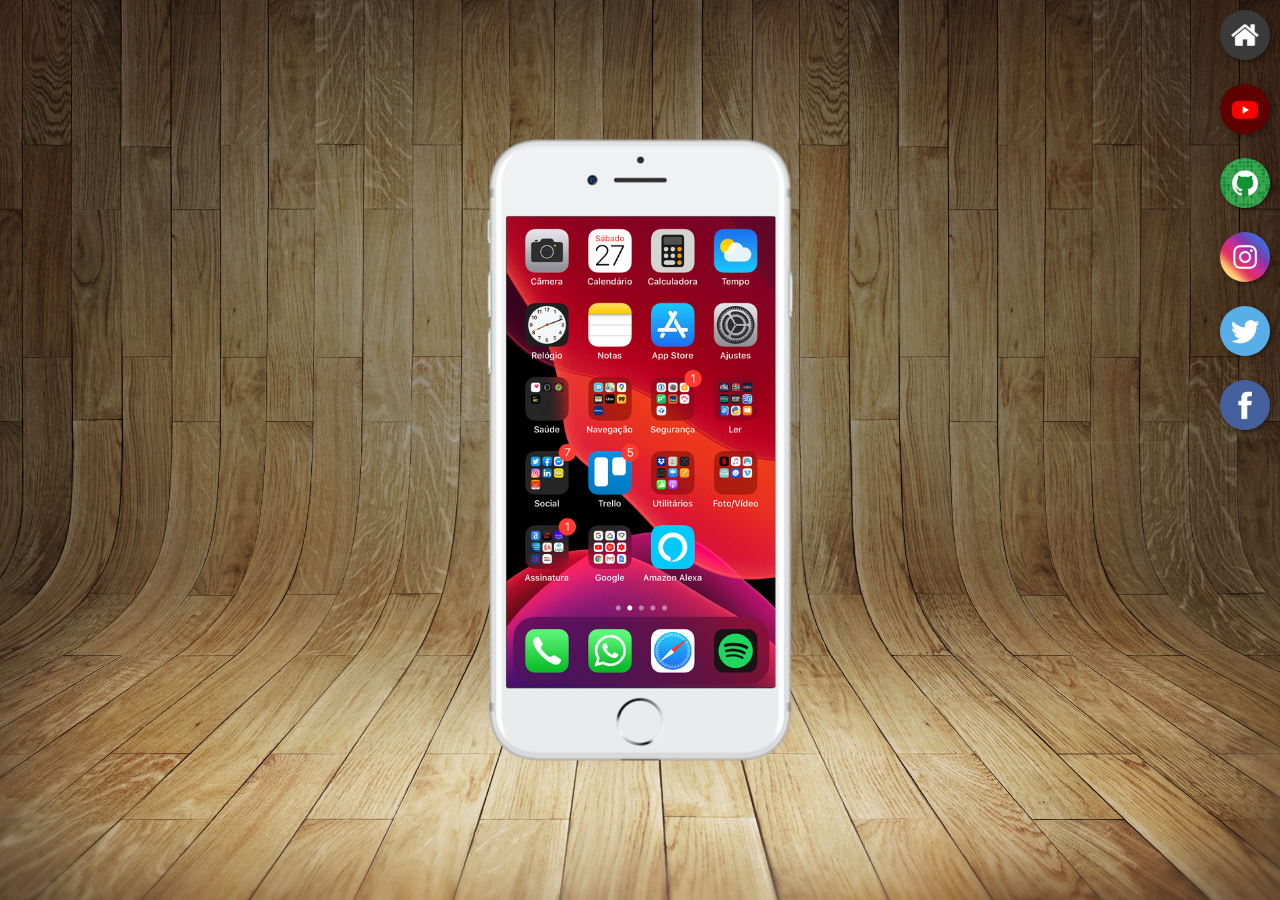
<file: index.html>
<!DOCTYPE html>
<html lang="pt-br">
<head>
    <meta charset="UTF-8">
    <meta http-equiv="X-UA-Compatible" content="IE=edge">
    <meta name="viewport" content="width=device-width, initial-scale=1.0">
    <title>Projectos redes Sociais</title>
    <link rel="shortcut icon" href="favicon.ico" type="image/x-icon">
    <link rel="stylesheet" href="estilos/style.css">
</head>
<body>
    <main>
        <section id="telefone">
            <iframe src="home.html" name="tela" id="tela" frameborder="0" scolling: no;>
                Seu navegador nao e compativer com isso
            </iframe>
        </section>

        <section id="redes-sociais">
            <a href="home.html" target="tela"><img src="imagens/logo-home.jpg" alt=""></a><br>

            <a href="youtube.html" target="tela"><img src="imagens/logo-youtube.jpg" alt="Youtube"></a><br>

            <a href="github.html" target="tela"><img src="imagens/logo-github.jpg" alt="GitHub"></a><br>

            <a href="instagram.html" target="tela"><img src="imagens/logo-instagram.jpg" alt=""></a><br>

            <a href="twitter.html" target="tela"><img src="imagens/logo-twitter.jpg" alt=""></a><br>
            
            <a href="facebbok.html" target="tela"><img src="imagens/logo-facebook.jpg" alt=""></a>
        </section>
    </main>
</body>
</html>
</file>
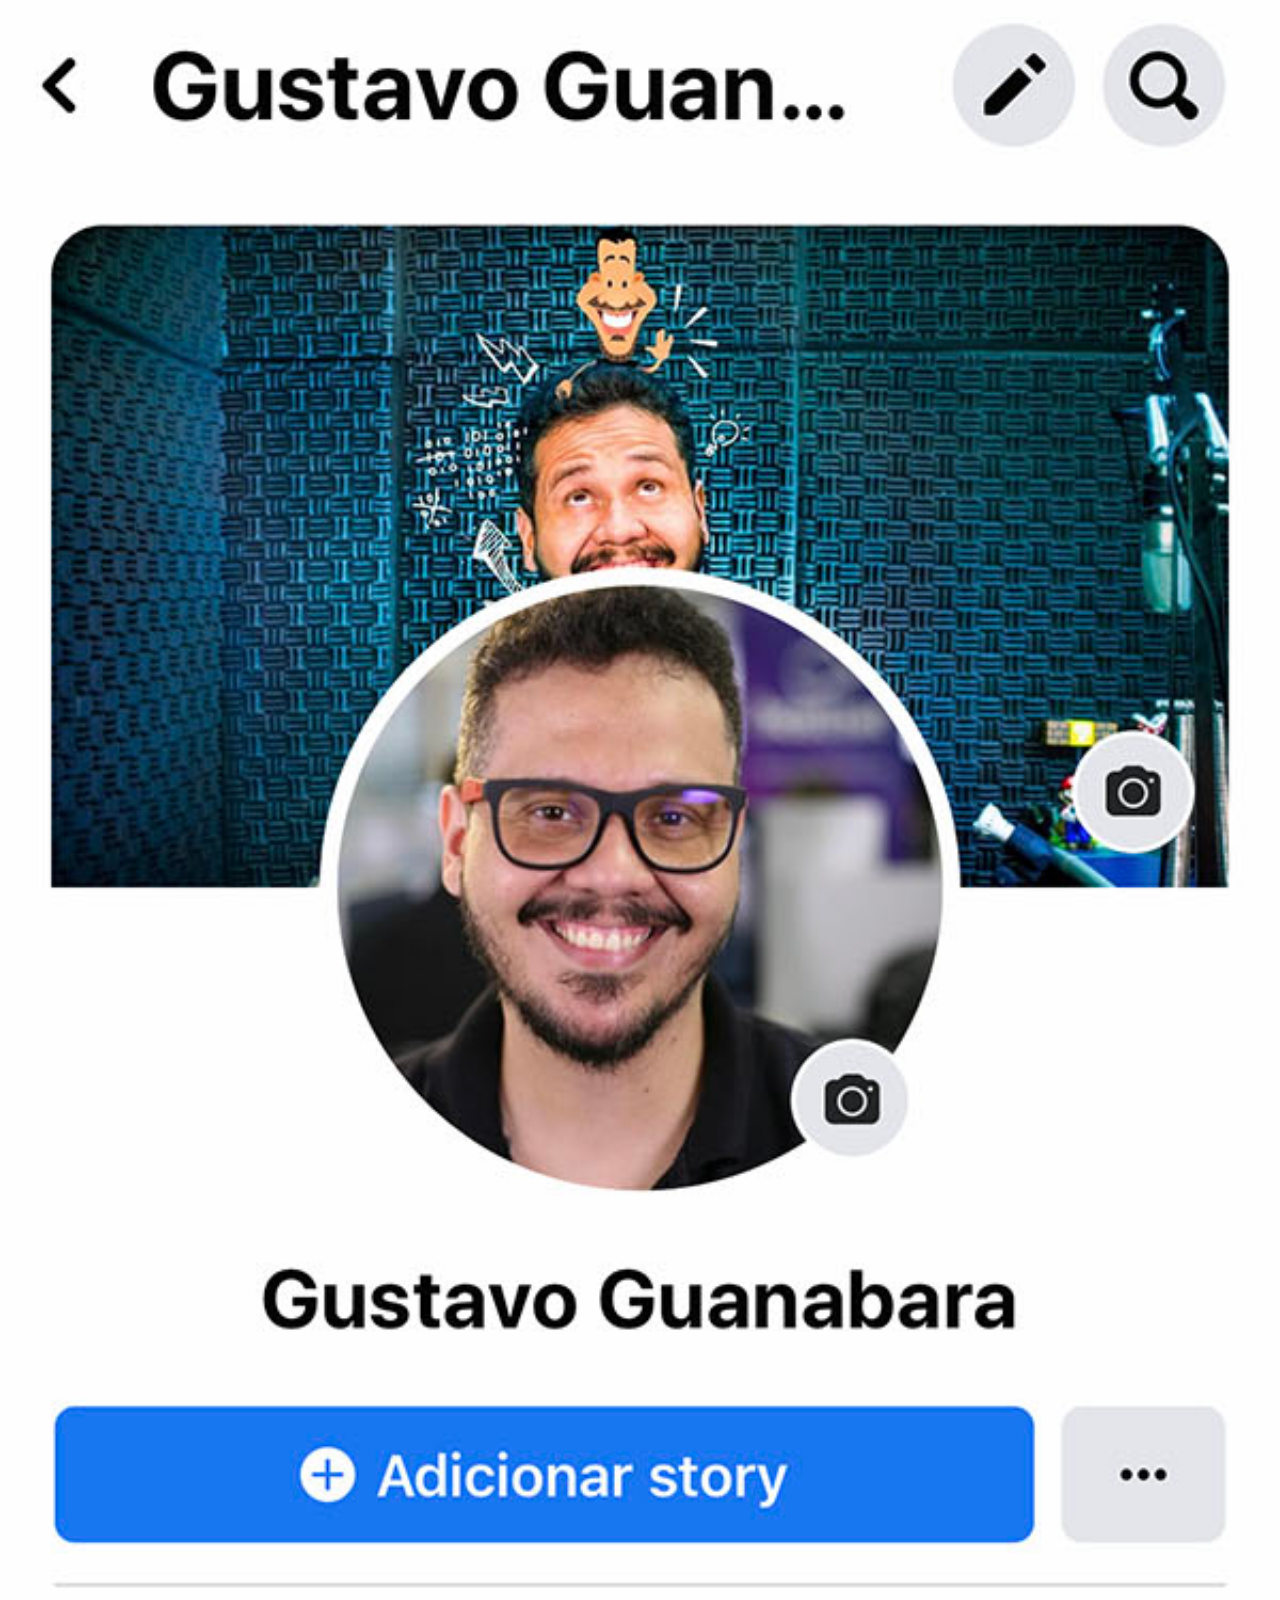
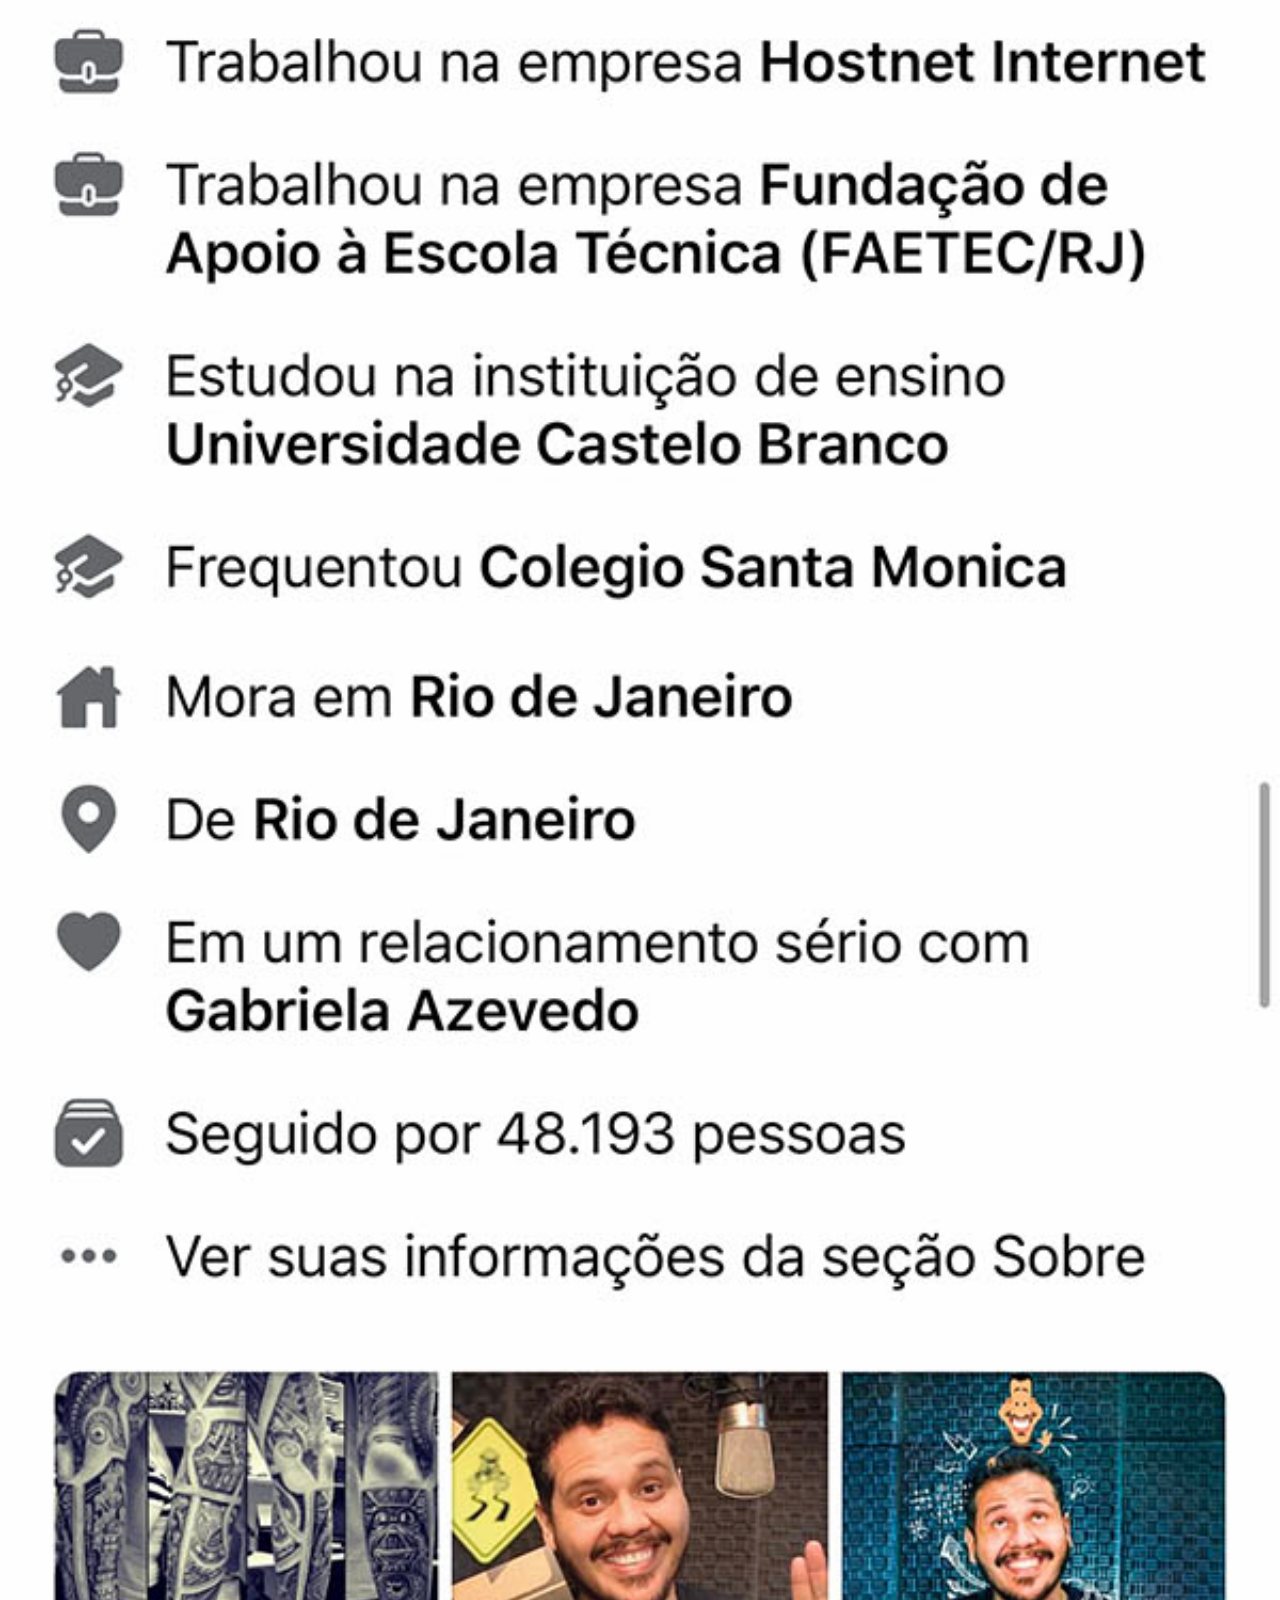
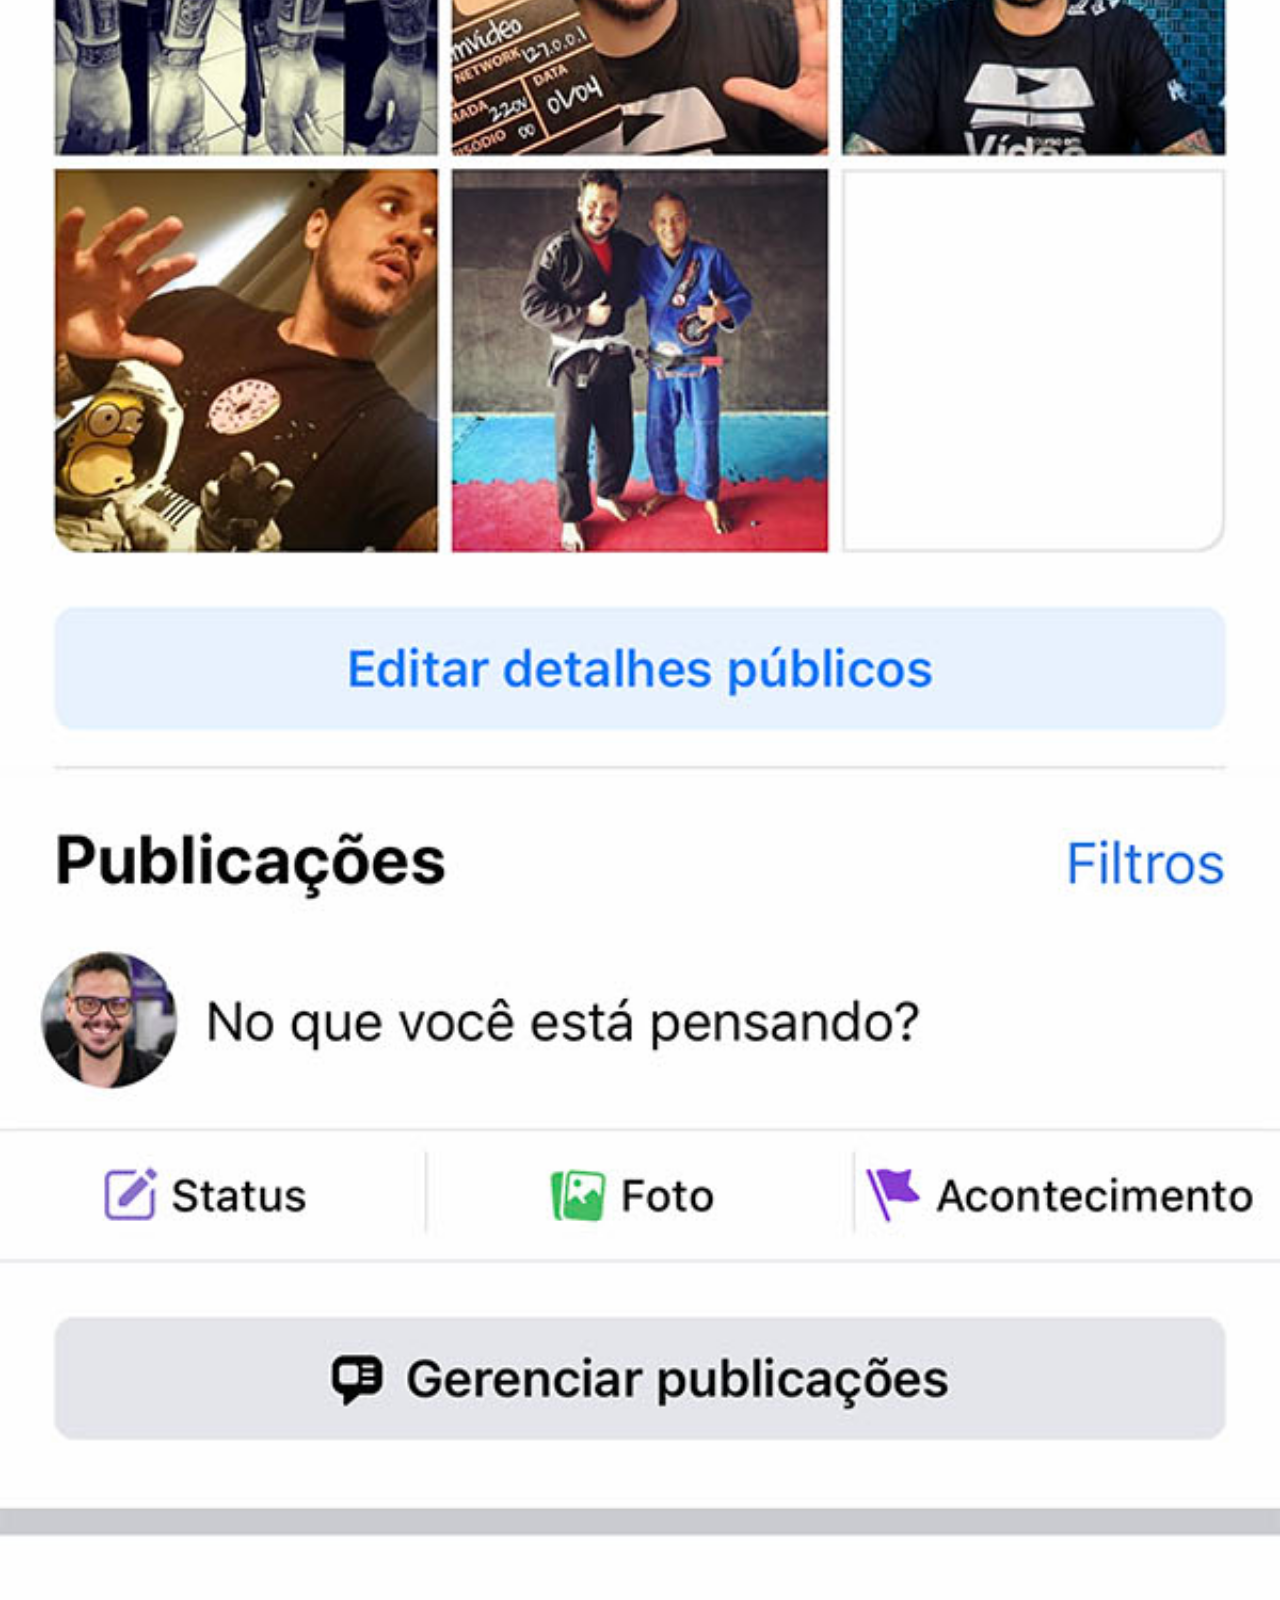
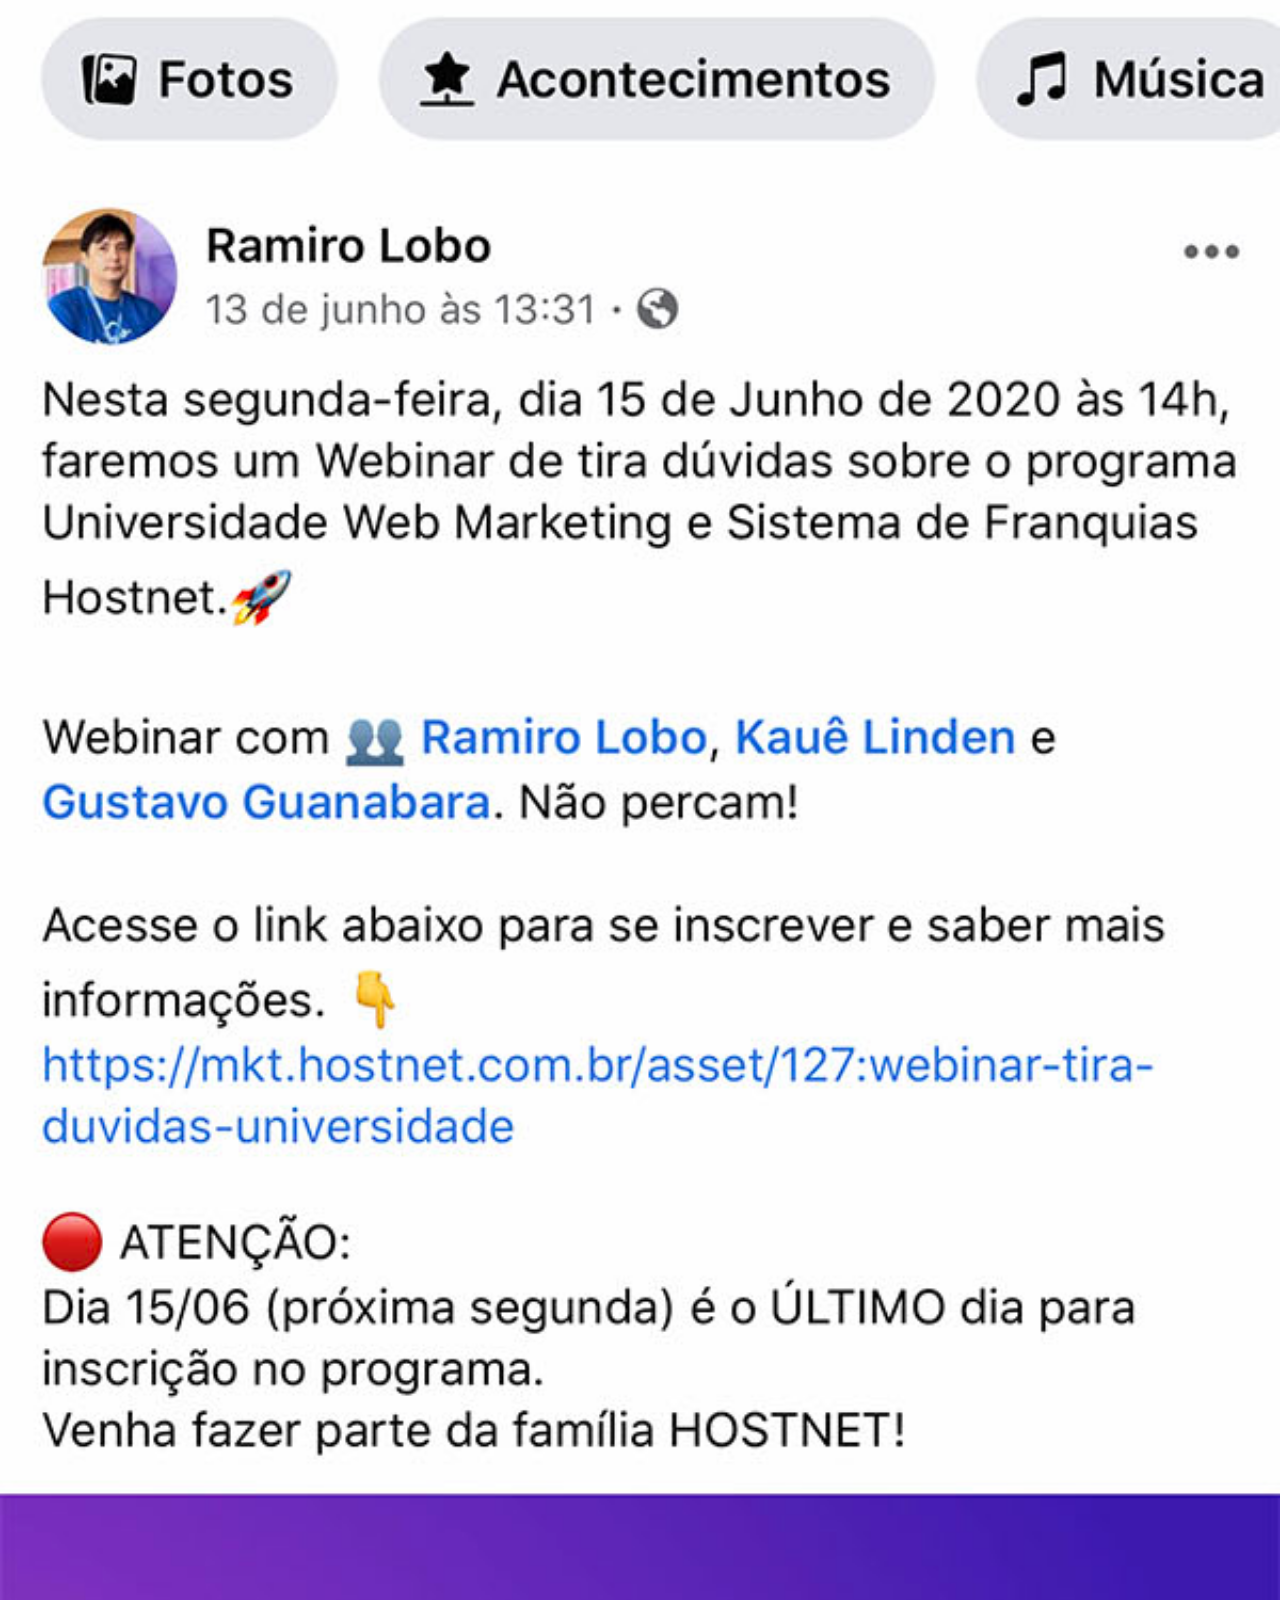
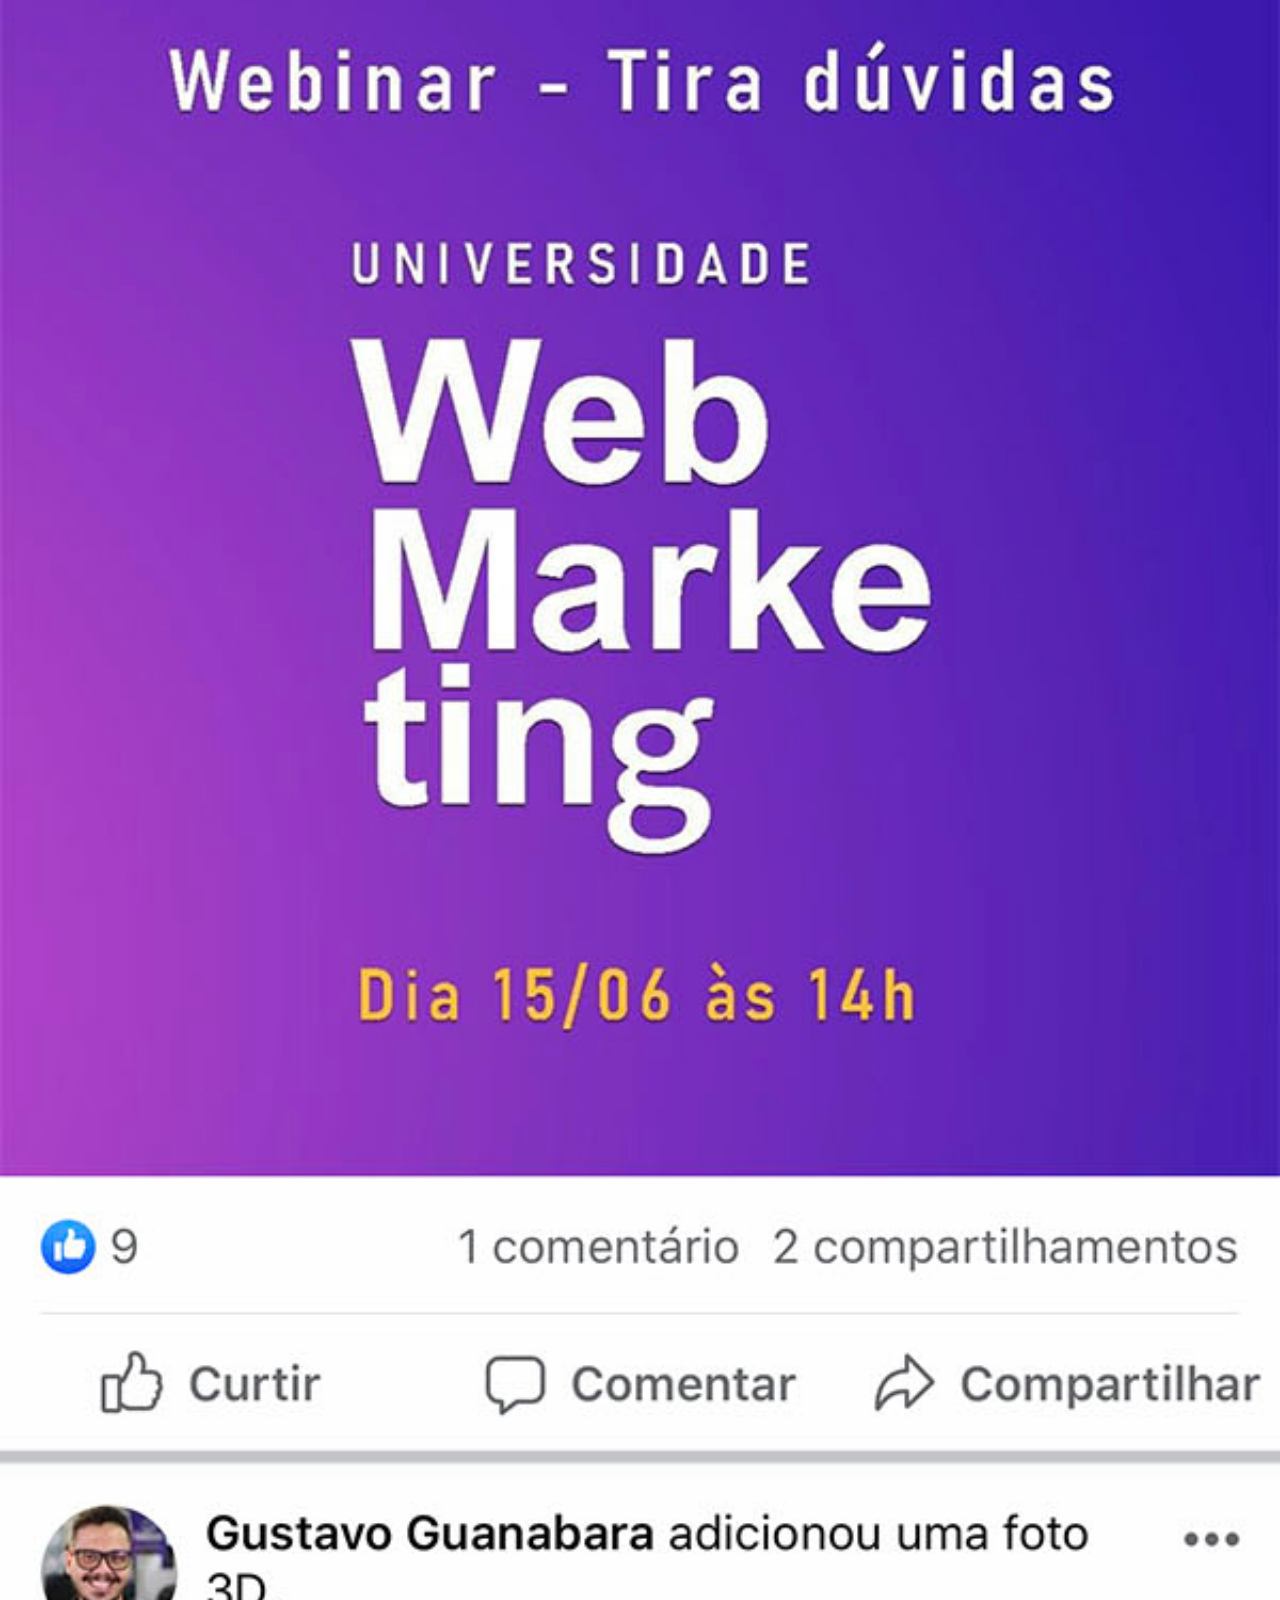
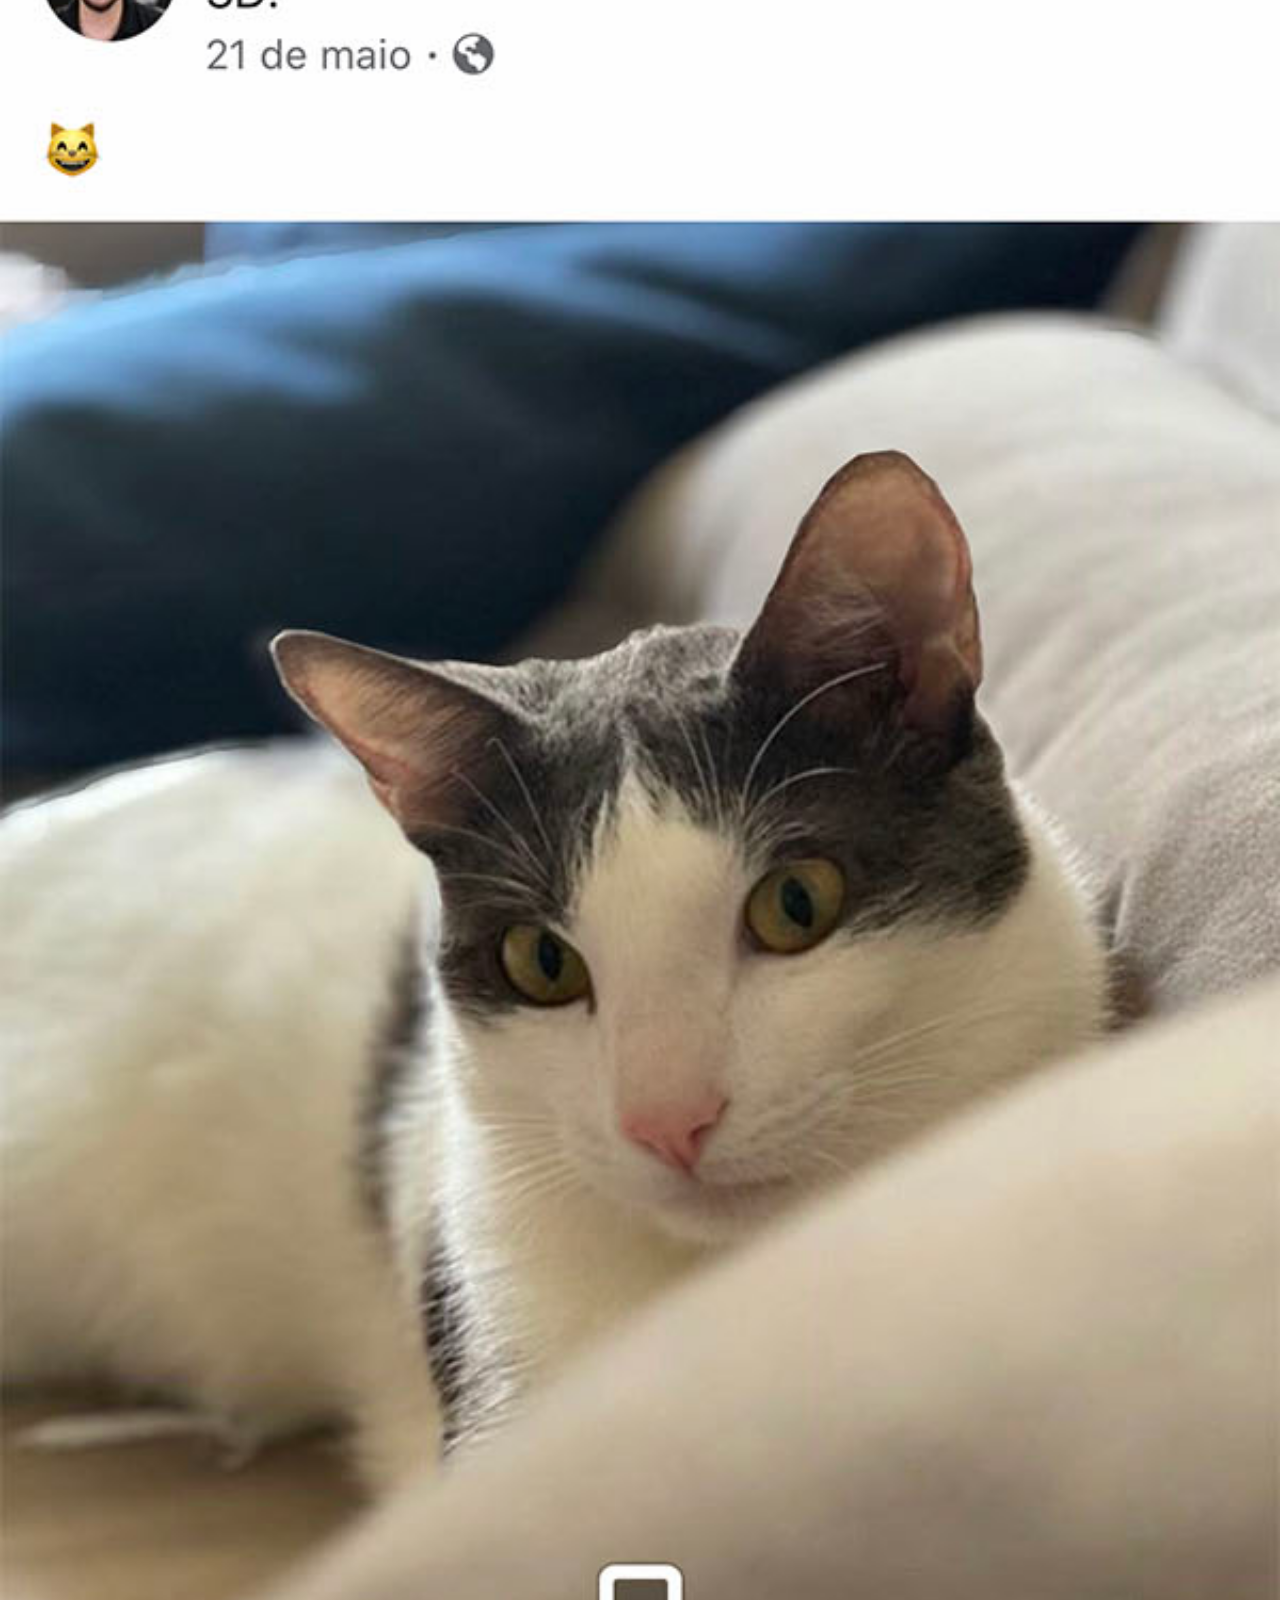
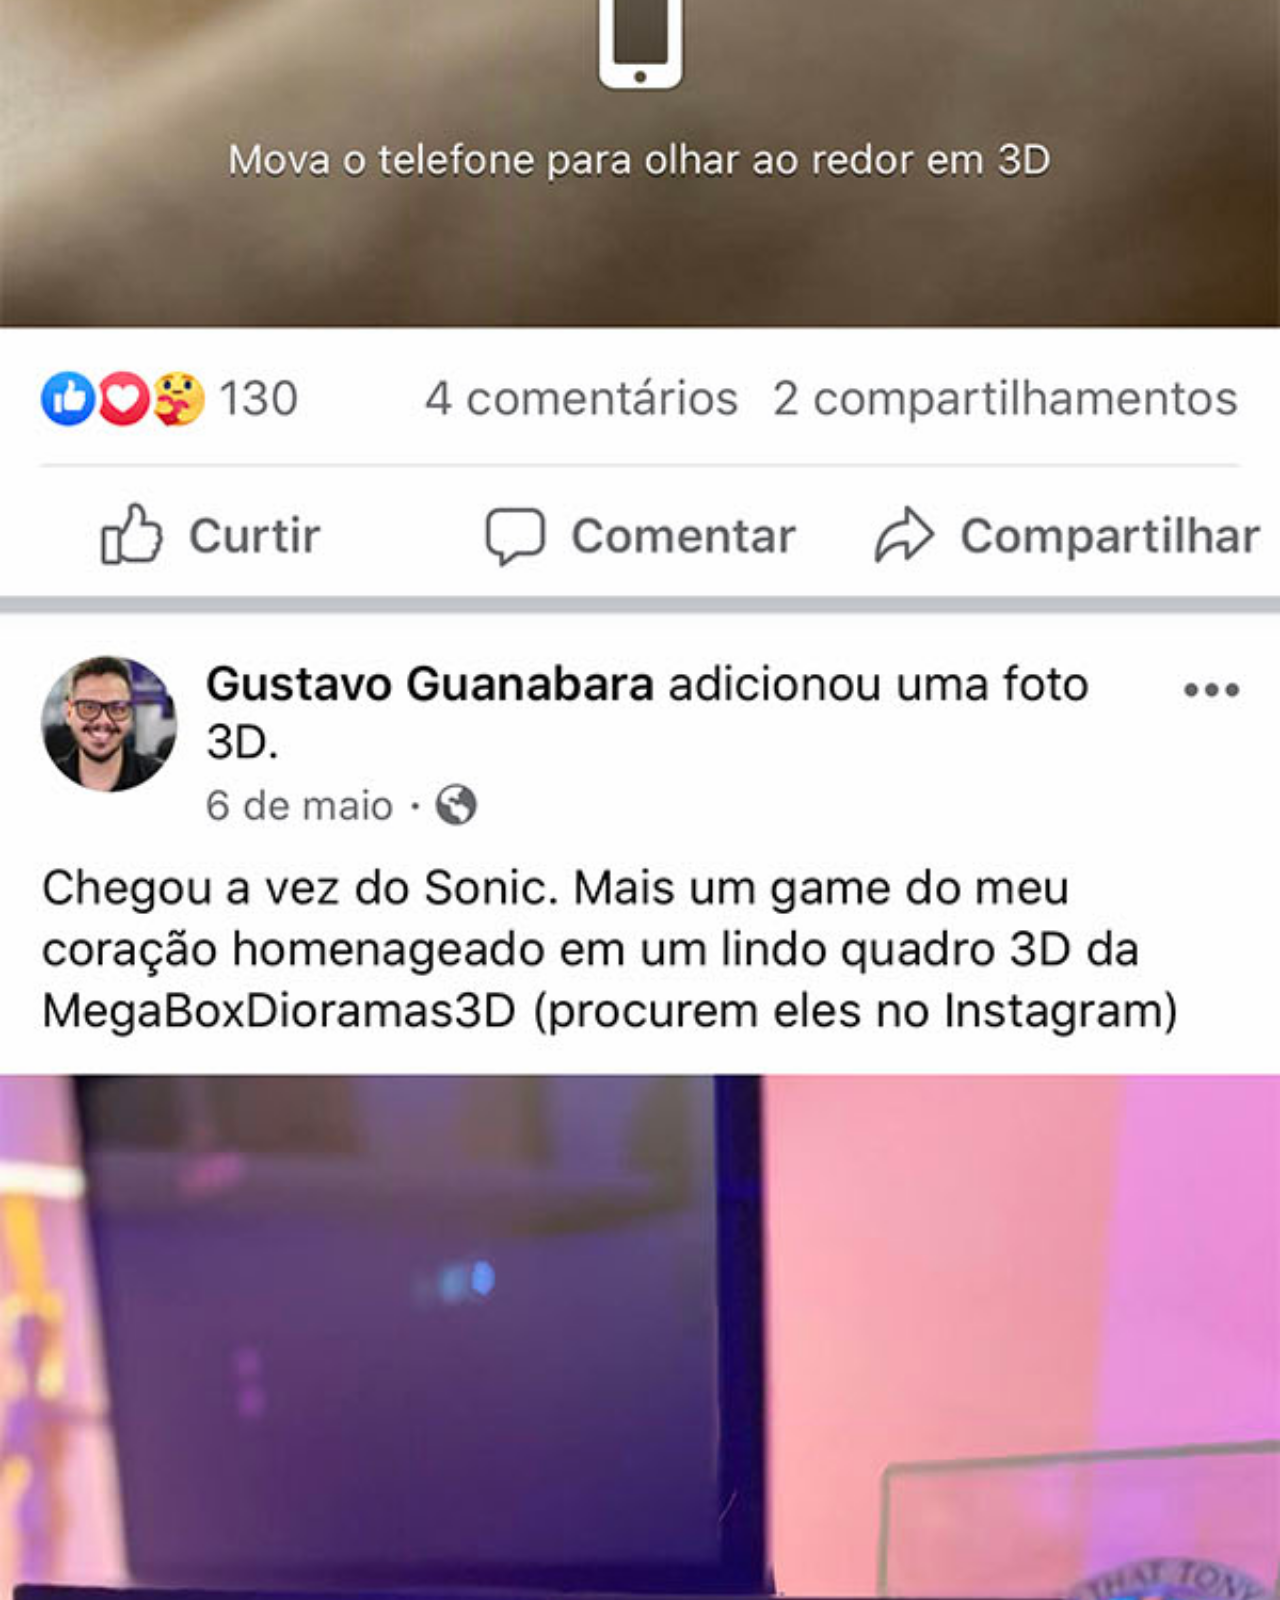
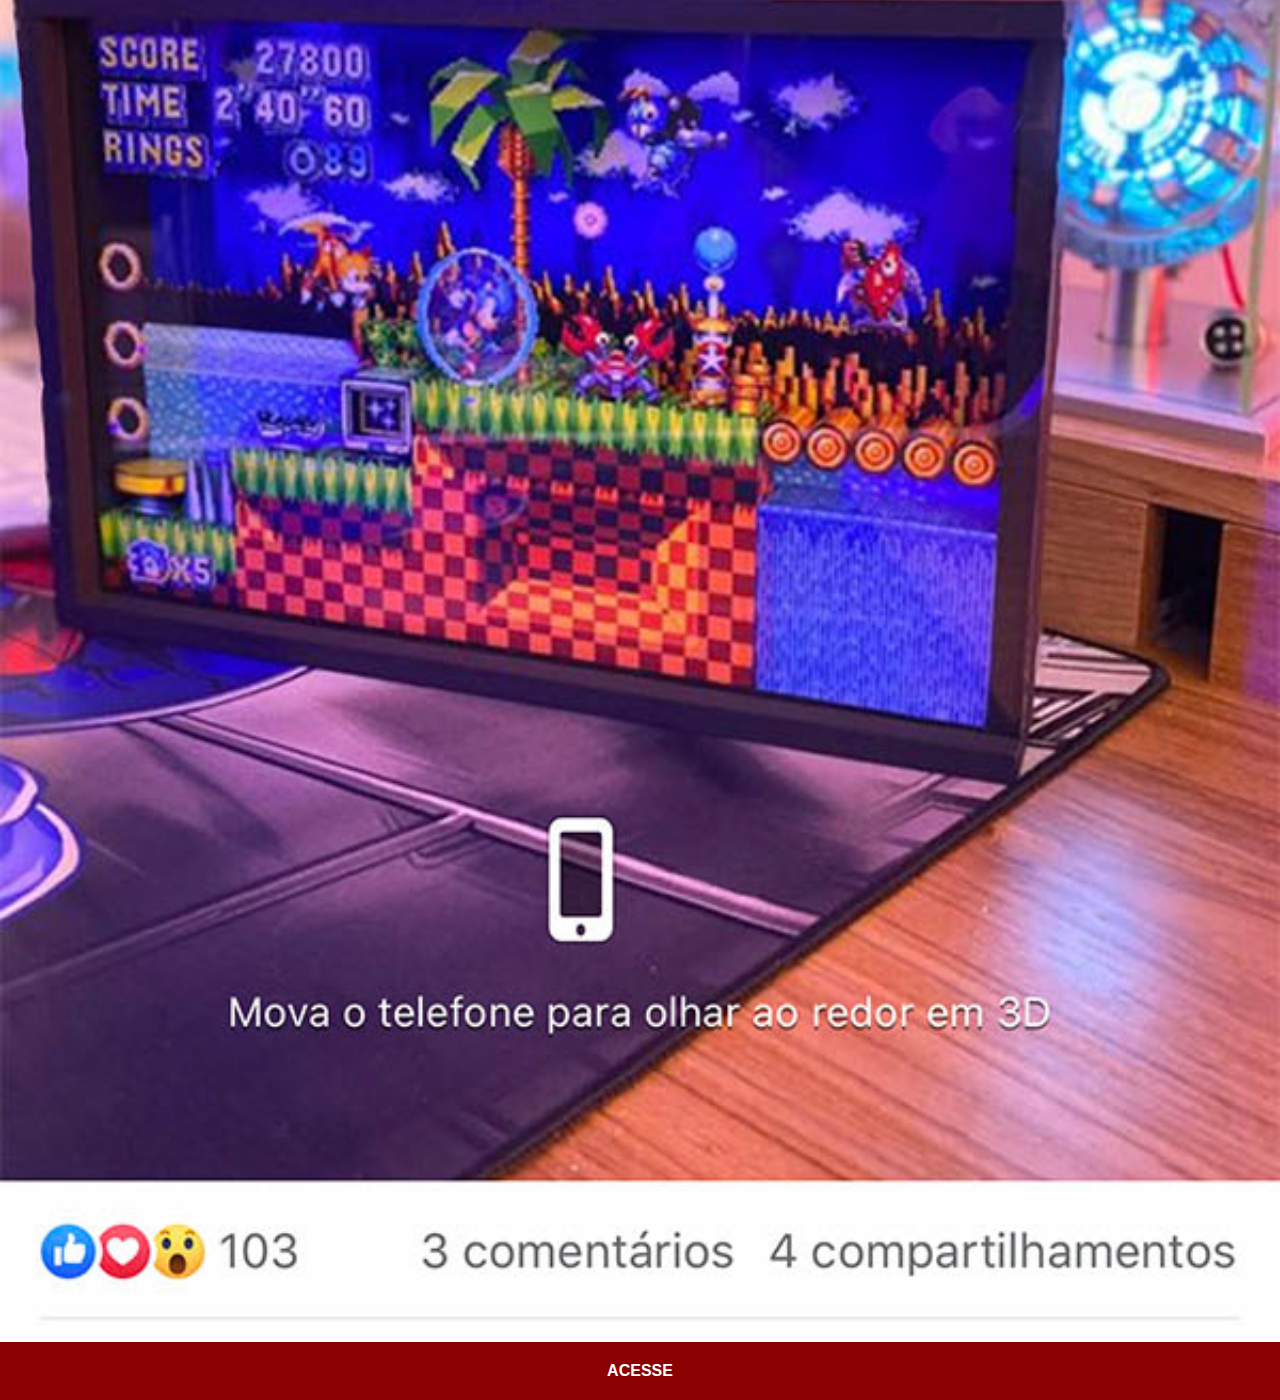
<file: facebbok.html>
<!DOCTYPE html>
<html lang="pt-br">
<head>
    <meta charset="UTF-8">
    <meta http-equiv="X-UA-Compatible" content="IE=edge">
    <meta name="viewport" content="width=device-width, initial-scale=1.0">
    <title>Document</title>
    <style>
        *{
            margin: 0px;
            padding: 0px;
            font-family: Arial, Helvetica, sans-serif;
        }

        ::-webkit-scrollbar{
            width: 0px;
            height: 0px;
        }

        img{
            width: 100vw;
        }

        a{
            display: block;
            padding: 20px;
            text-align: center;
            padding: 20px;
            background-color: darkred;
            text-decoration: none;
            color: white;
            font-weight: bolder;
        }

        a:hover{
            background-color: red;
        }
    </style>
</head>
<body>
    <img src="imagens/tela-facebook.jpg" alt="facebbok">
    <a href="https://web.facebook.com/reezzy.jr/" target="_blank">ACESSE</a>
</body>
</html>
</file>
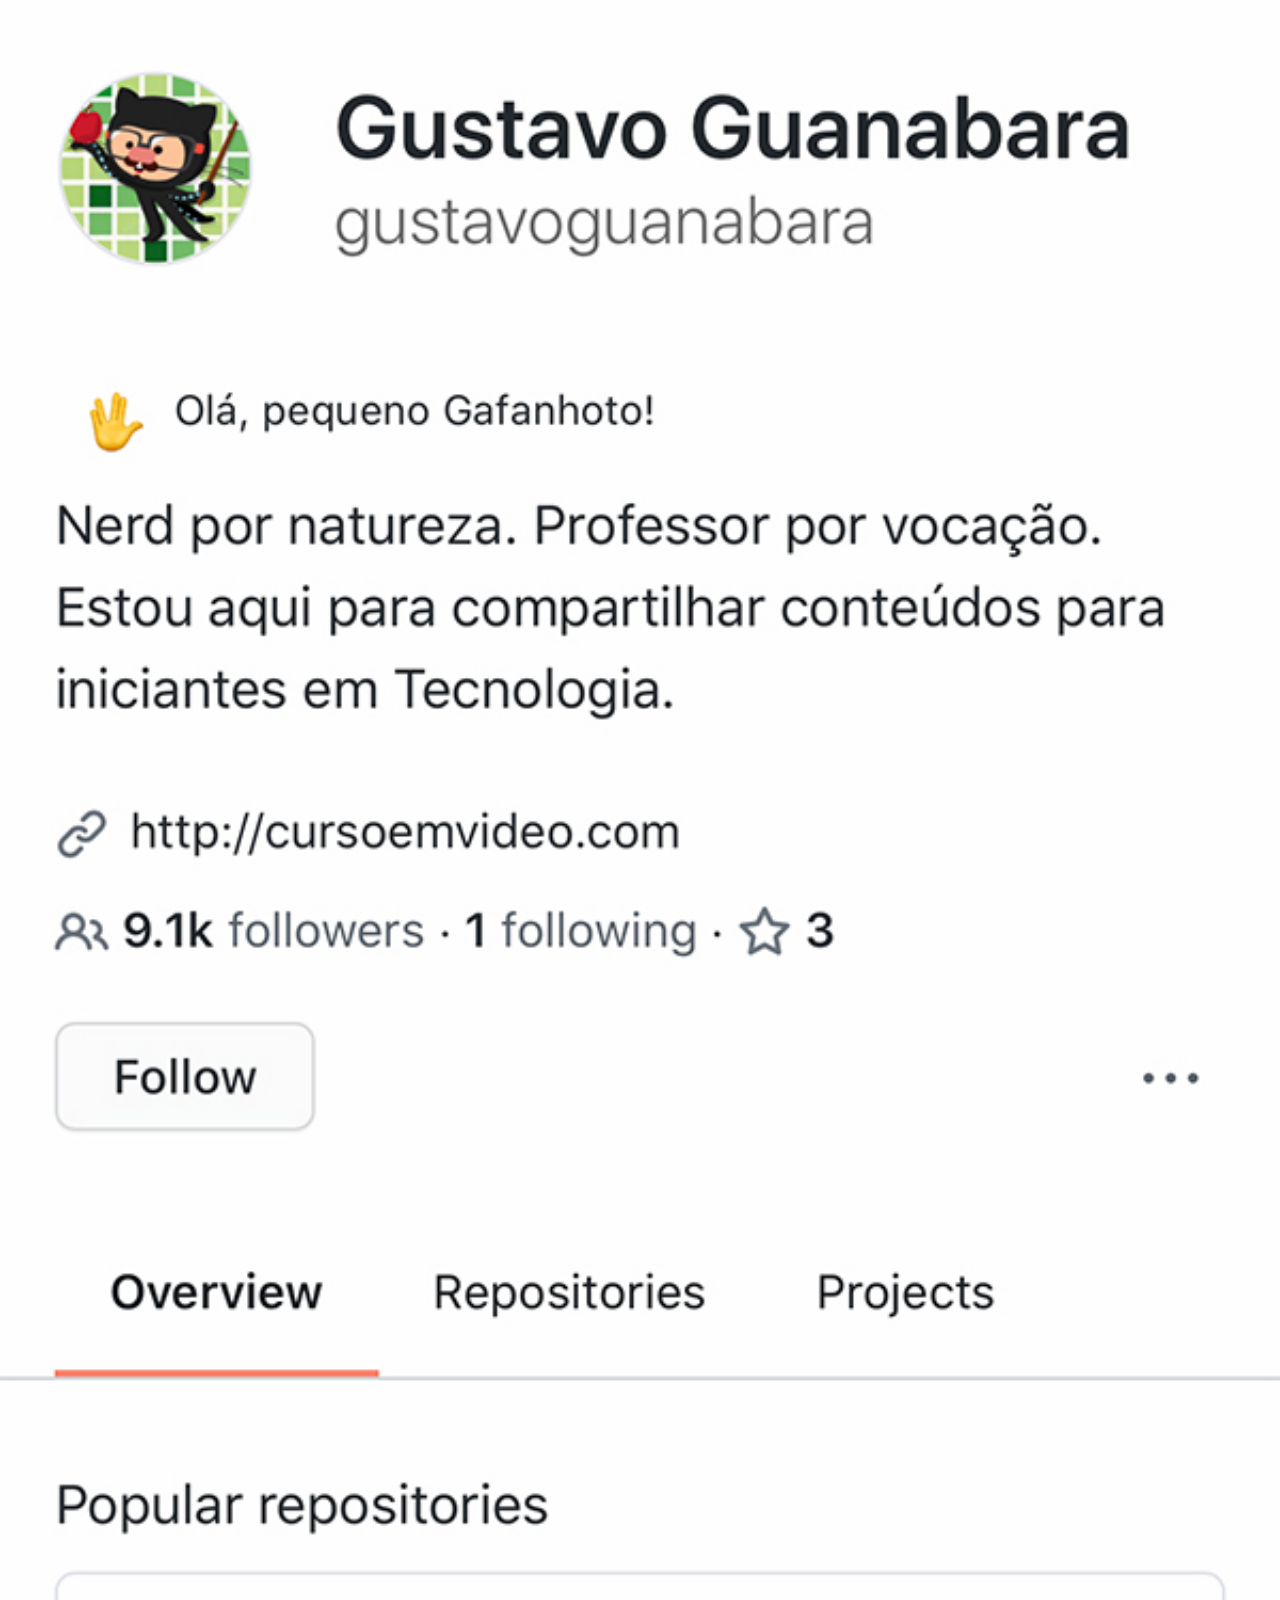
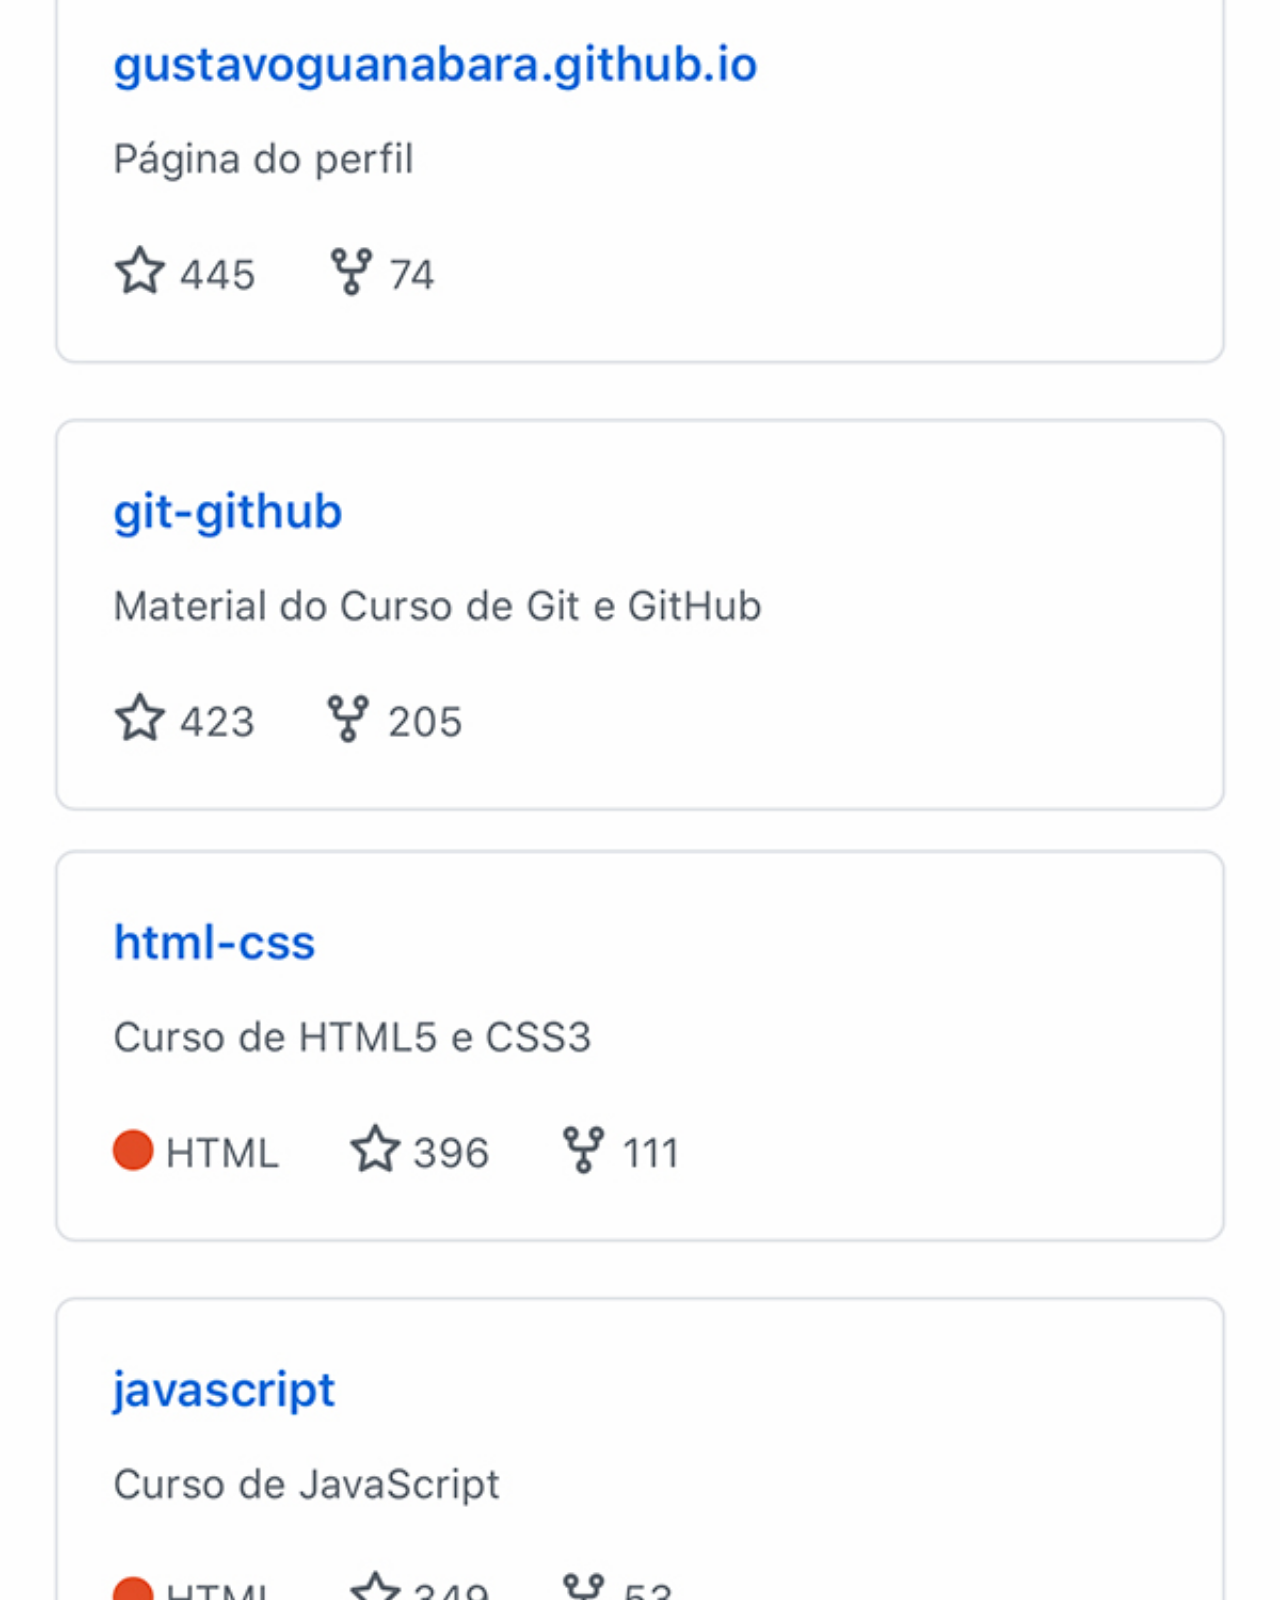
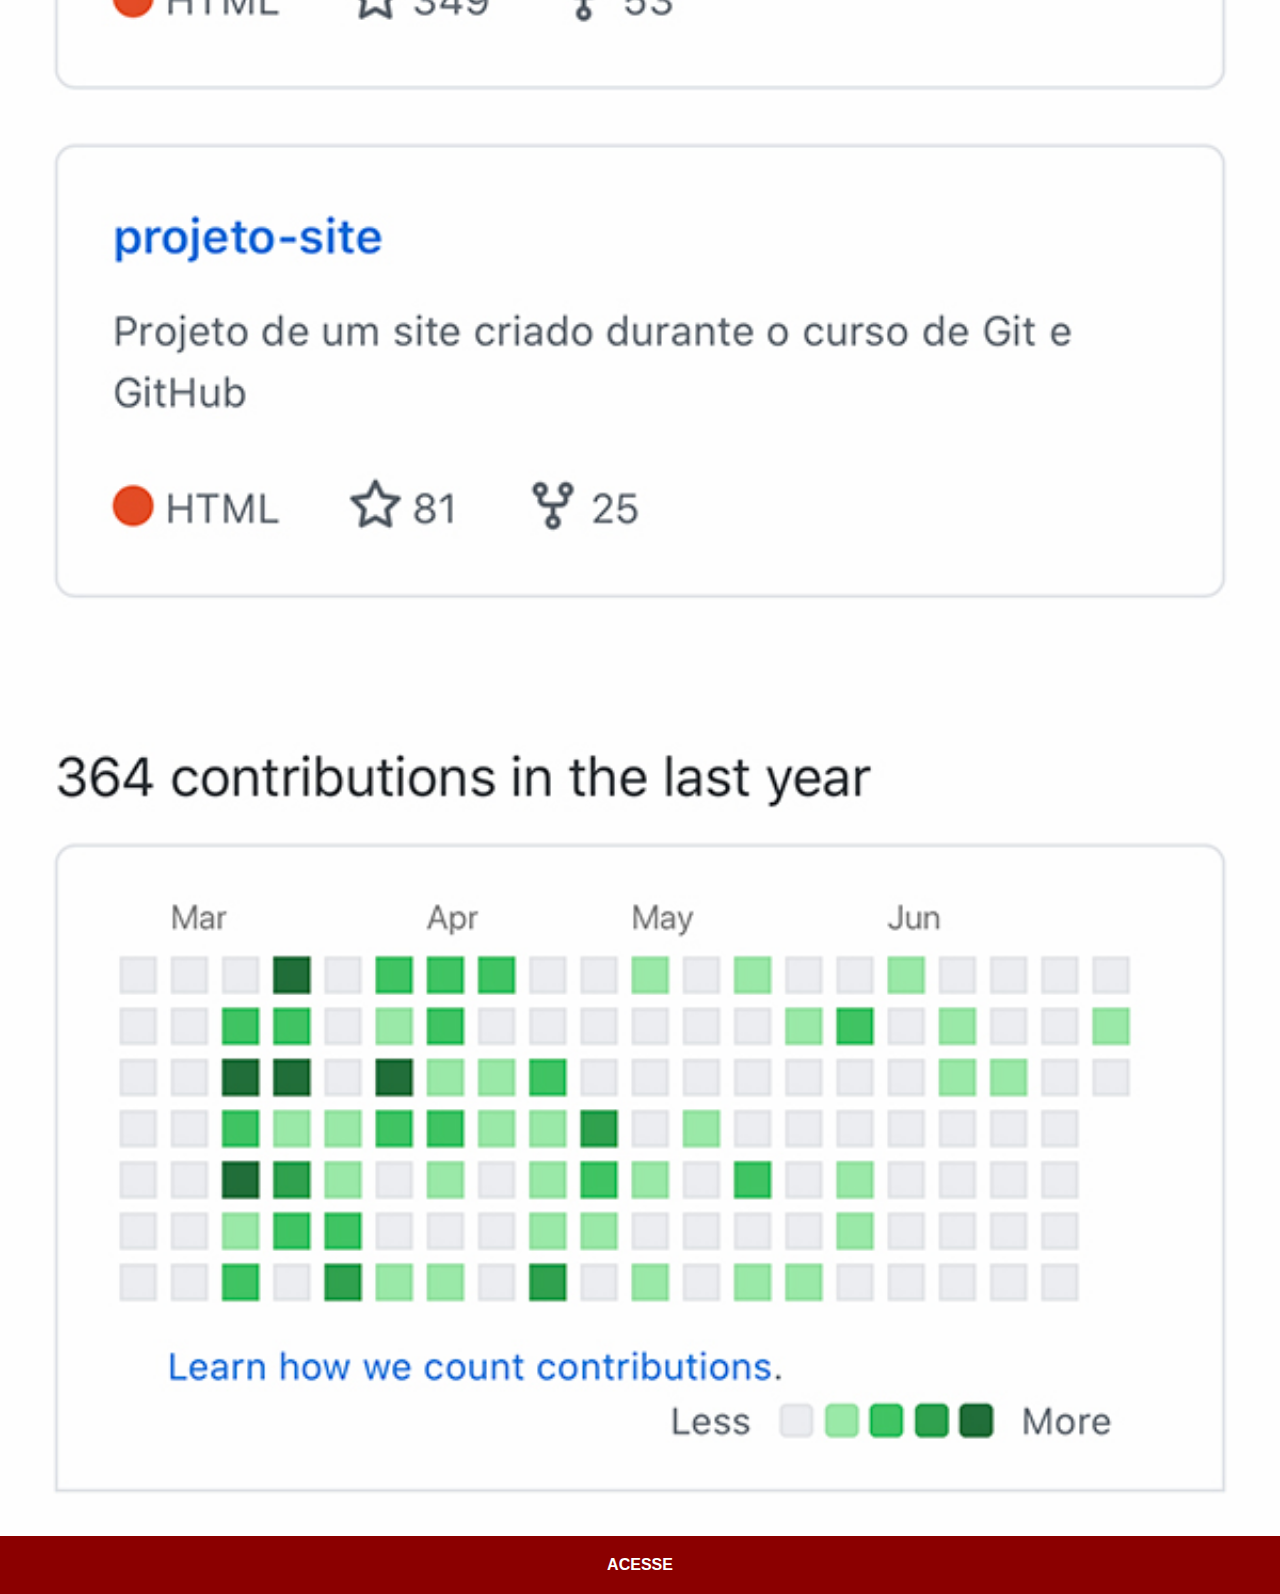
<file: github.html>
<!DOCTYPE html>
<html lang="pt-br">
<head>
    <meta charset="UTF-8">
    <meta http-equiv="X-UA-Compatible" content="IE=edge">
    <meta name="viewport" content="width=device-width, initial-scale=1.0">
    <title>Document</title>
    <style>
        *{
            margin: 0px;
            padding: 0px;
            font-family: Arial, Helvetica, sans-serif;
        }

        ::-webkit-scrollbar{
            width: 0px;
            height: 0px;
        }

        img{
            width: 100vw;
        }

        a{
            display: block;
            padding: 20px;
            text-align: center;
            padding: 20px;
            background-color: darkred;
            text-decoration: none;
            color: white;
            font-weight: bolder;
        }

        a:hover{
            background-color: red;
        }
    </style>
</head>
<body>
    <img src="imagens/tela-github.jpg" alt="GitHub">
    <a href="https://www.github.com/AbelRogerioJunior" target="_blank">ACESSE</a>
</body>
</html>
</file>
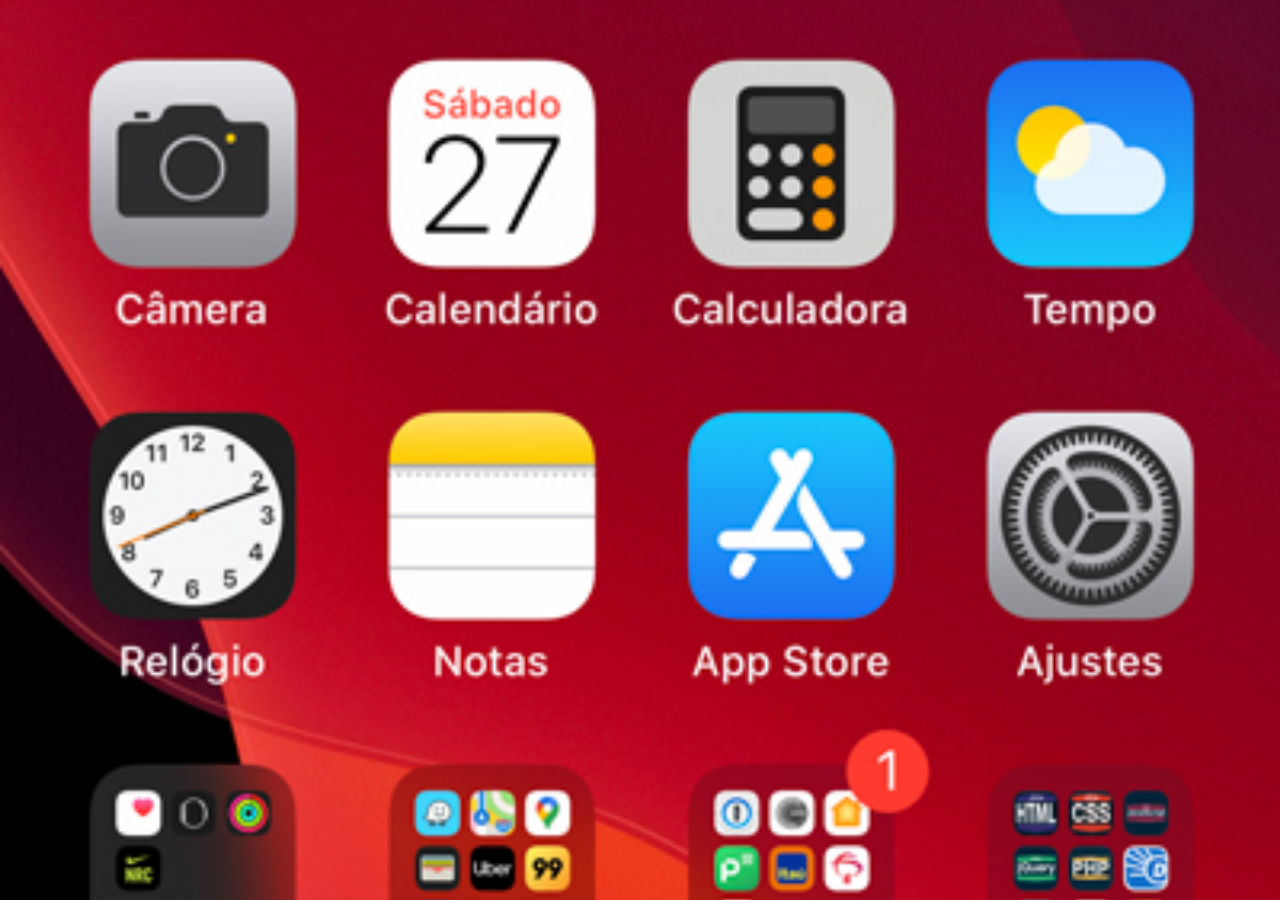
<file: home.html>
<!DOCTYPE html>
<html lang="pt-br">
<head>
    <meta charset="UTF-8">
    <meta http-equiv="X-UA-Compatible" content="IE=edge">
    <meta name="viewport" content="width=device-width, initial-scale=1.0">
    <title>Document</title>
    <style>
        *{
            margin: 0px;
            padding: 0px;
        }

        body{
            width: 100vw;
            height: 100vh;
            background: black url('imagens/tela-home.jpg') no-repeat top center;
            background-size: cover;
        }

    </style>
</head>
<body>
    
</body>
</html>
</file>
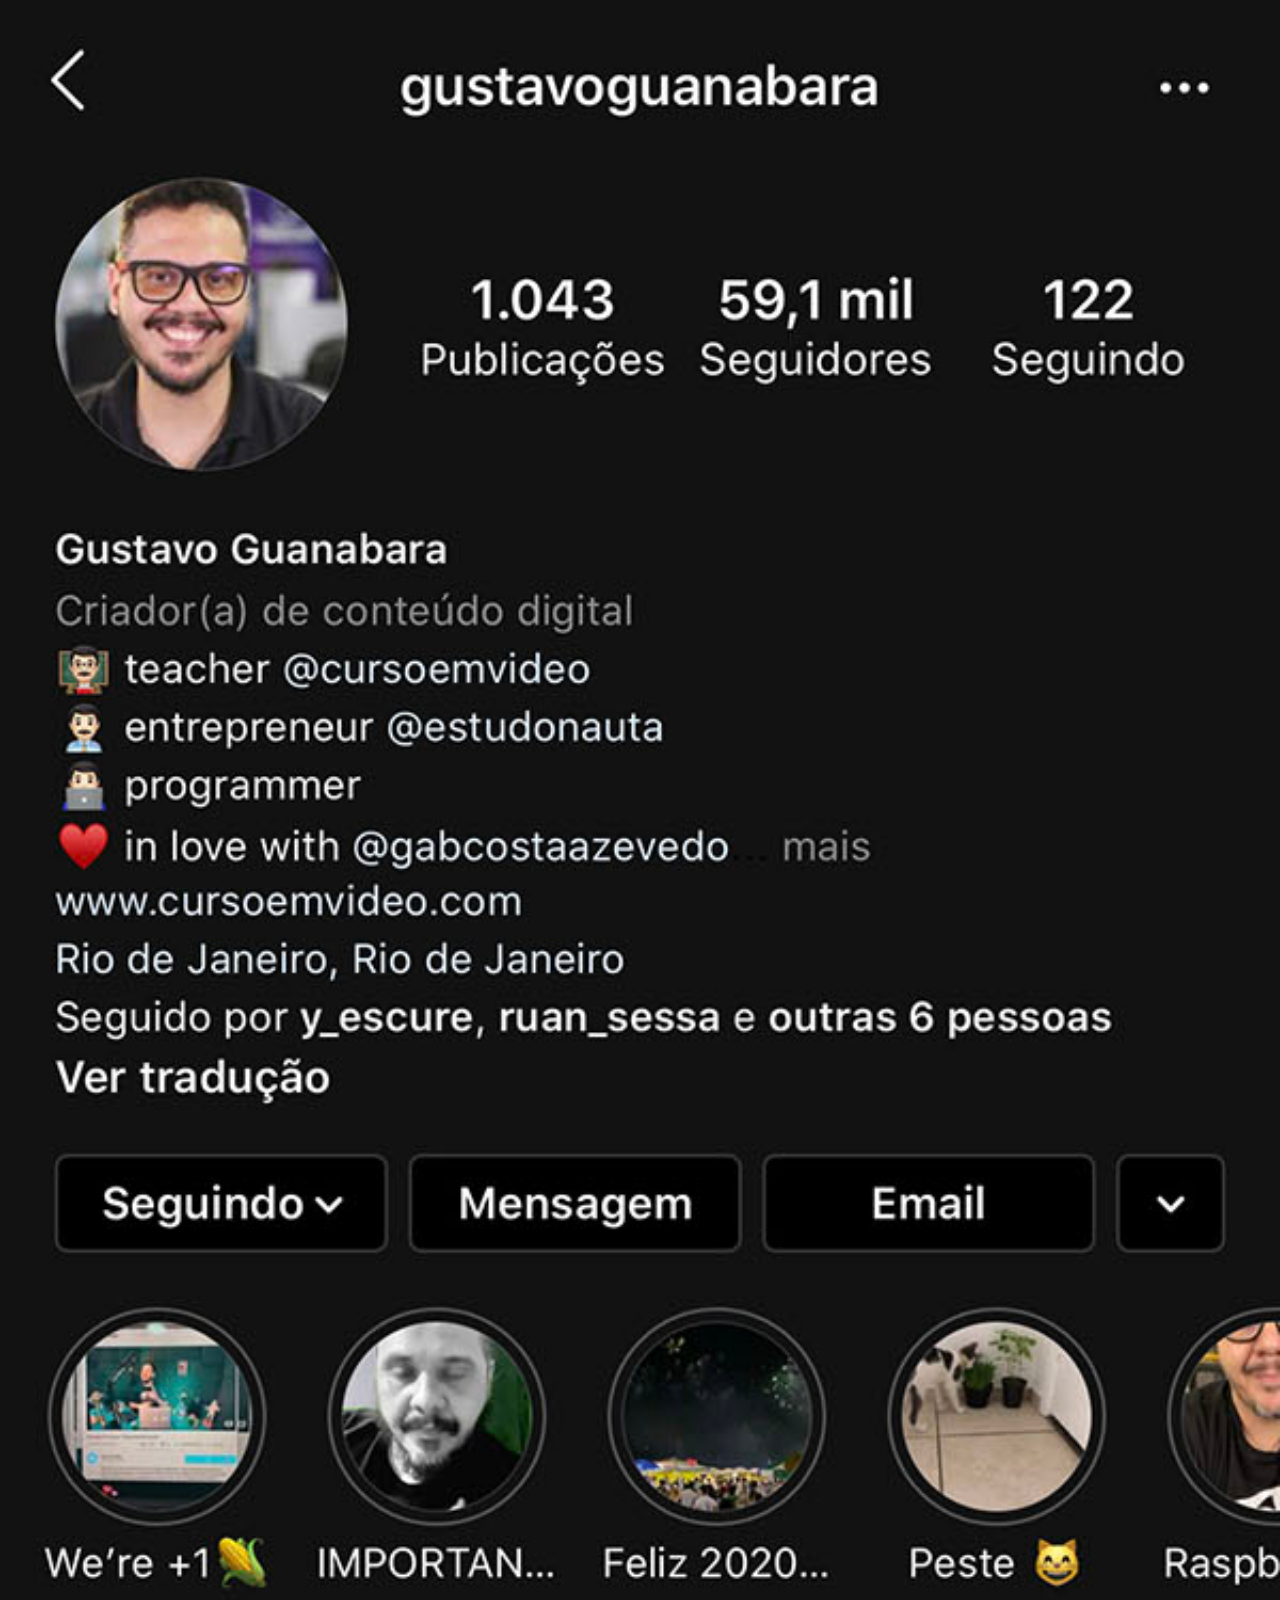
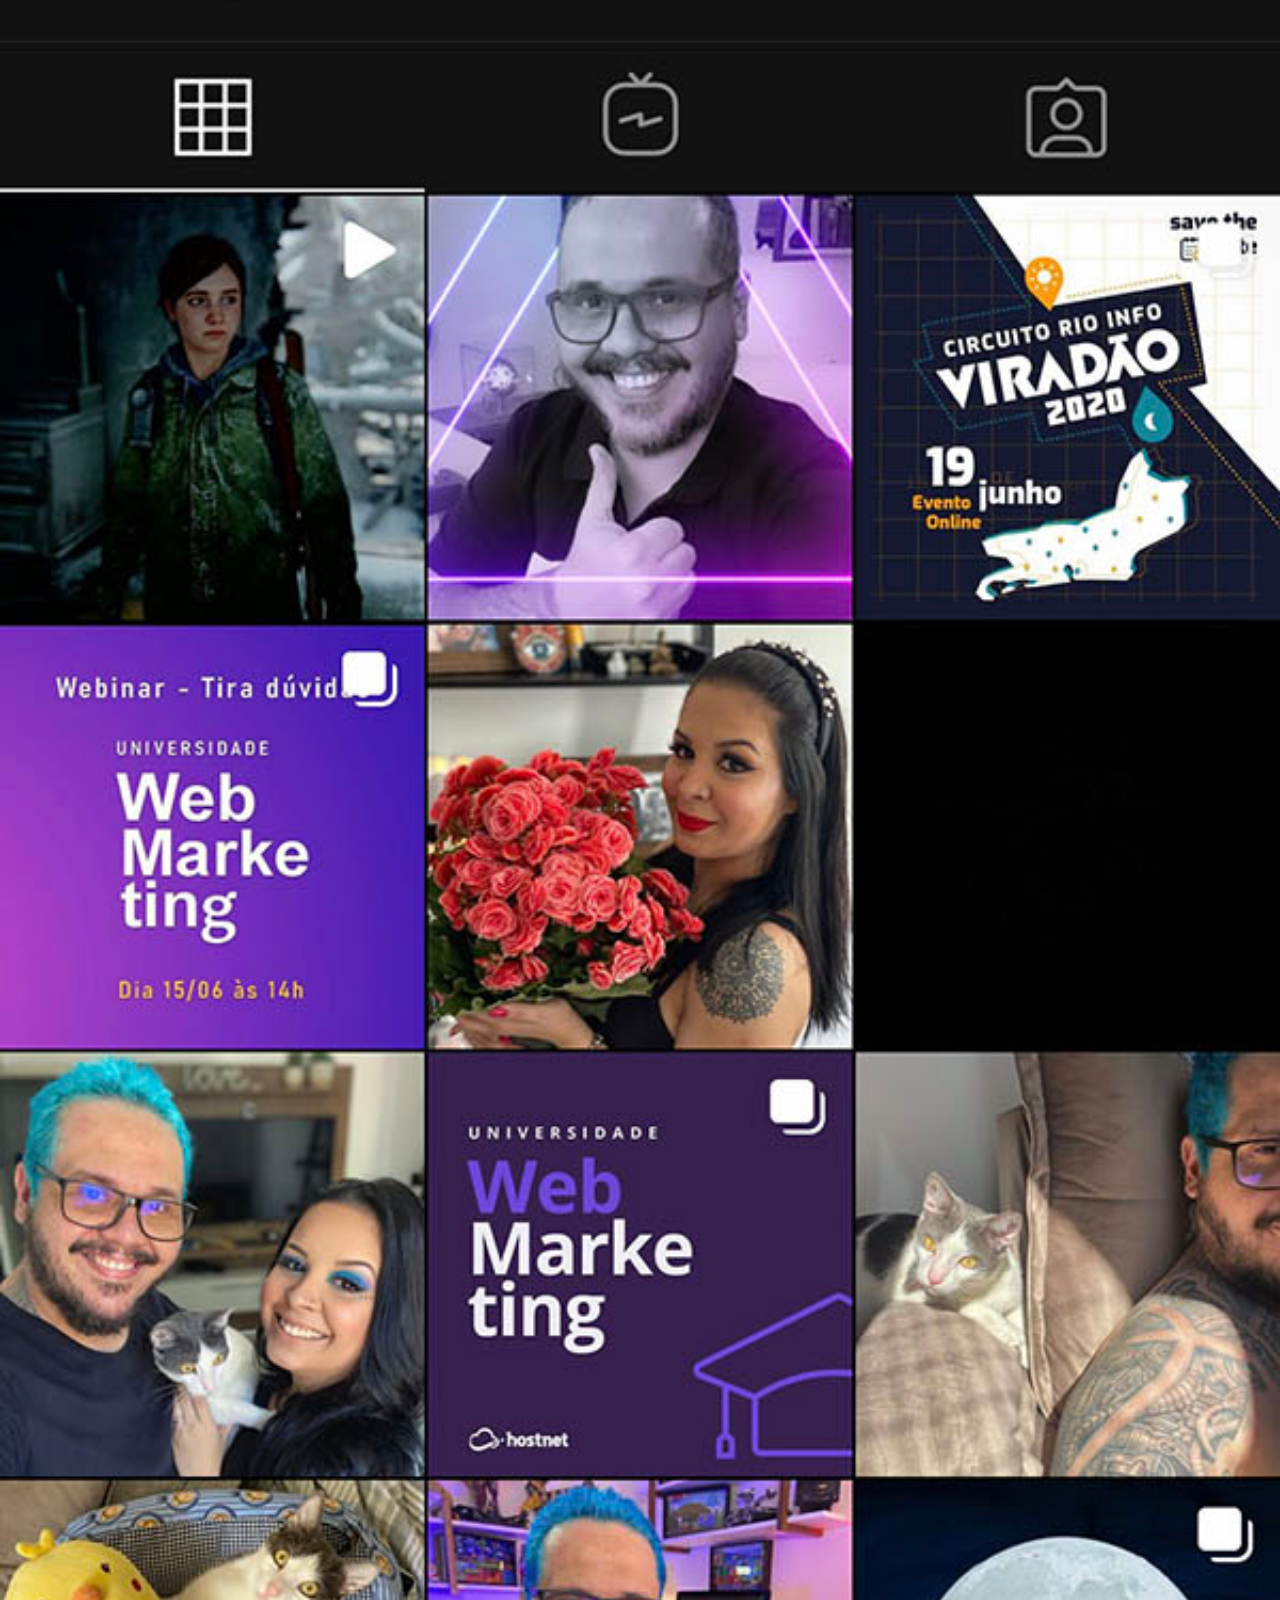
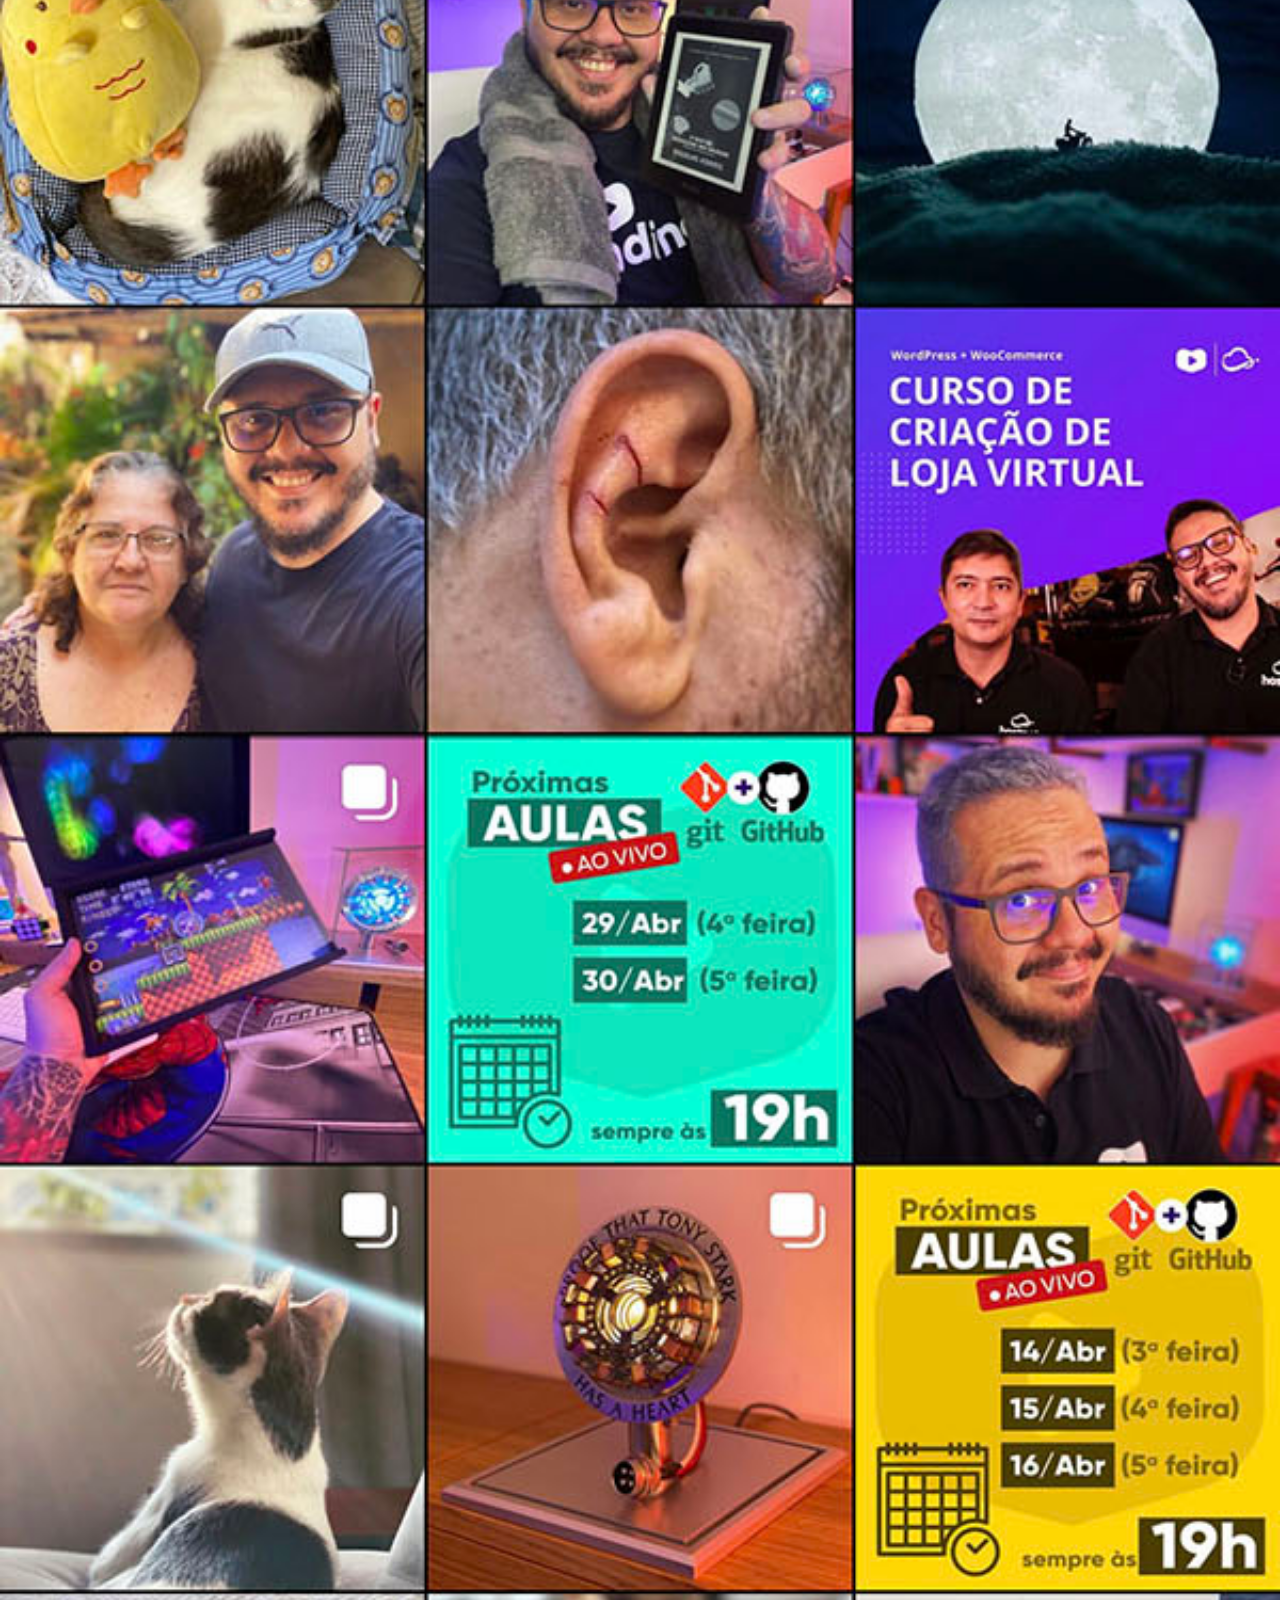
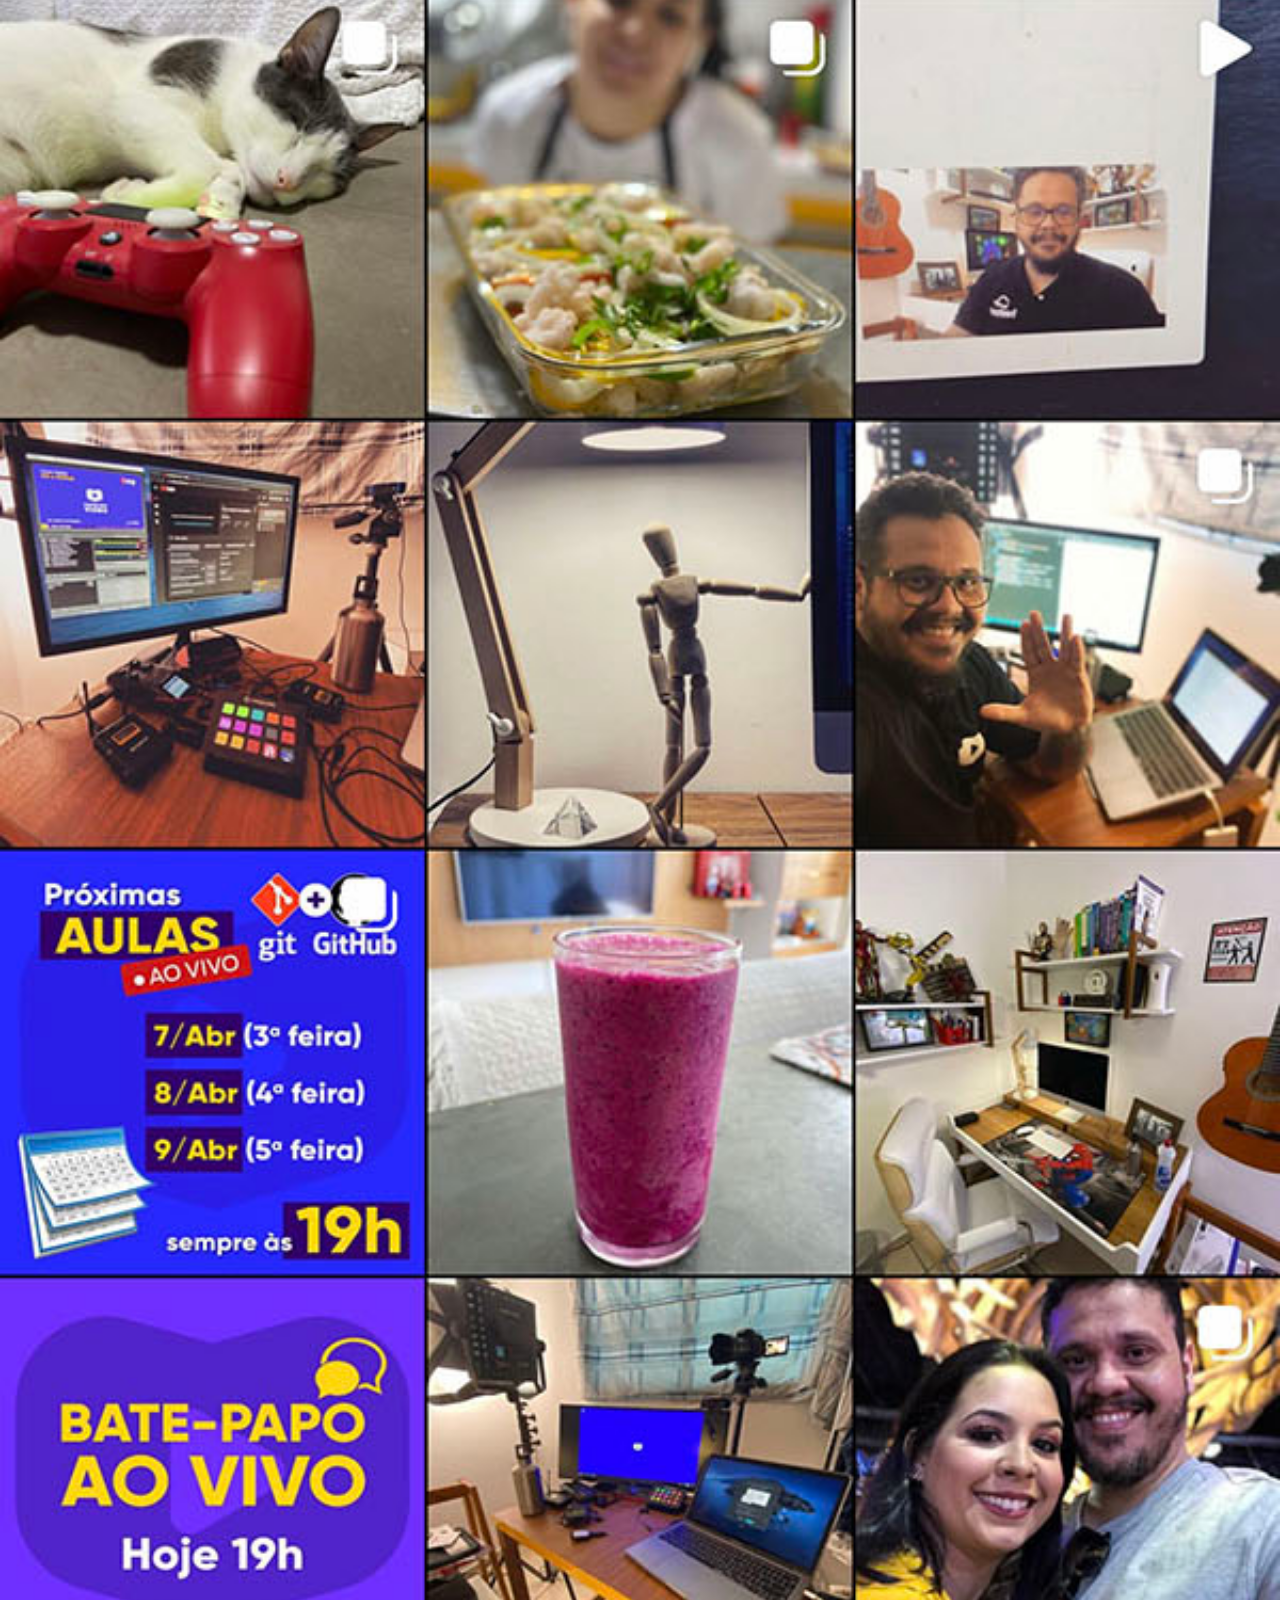
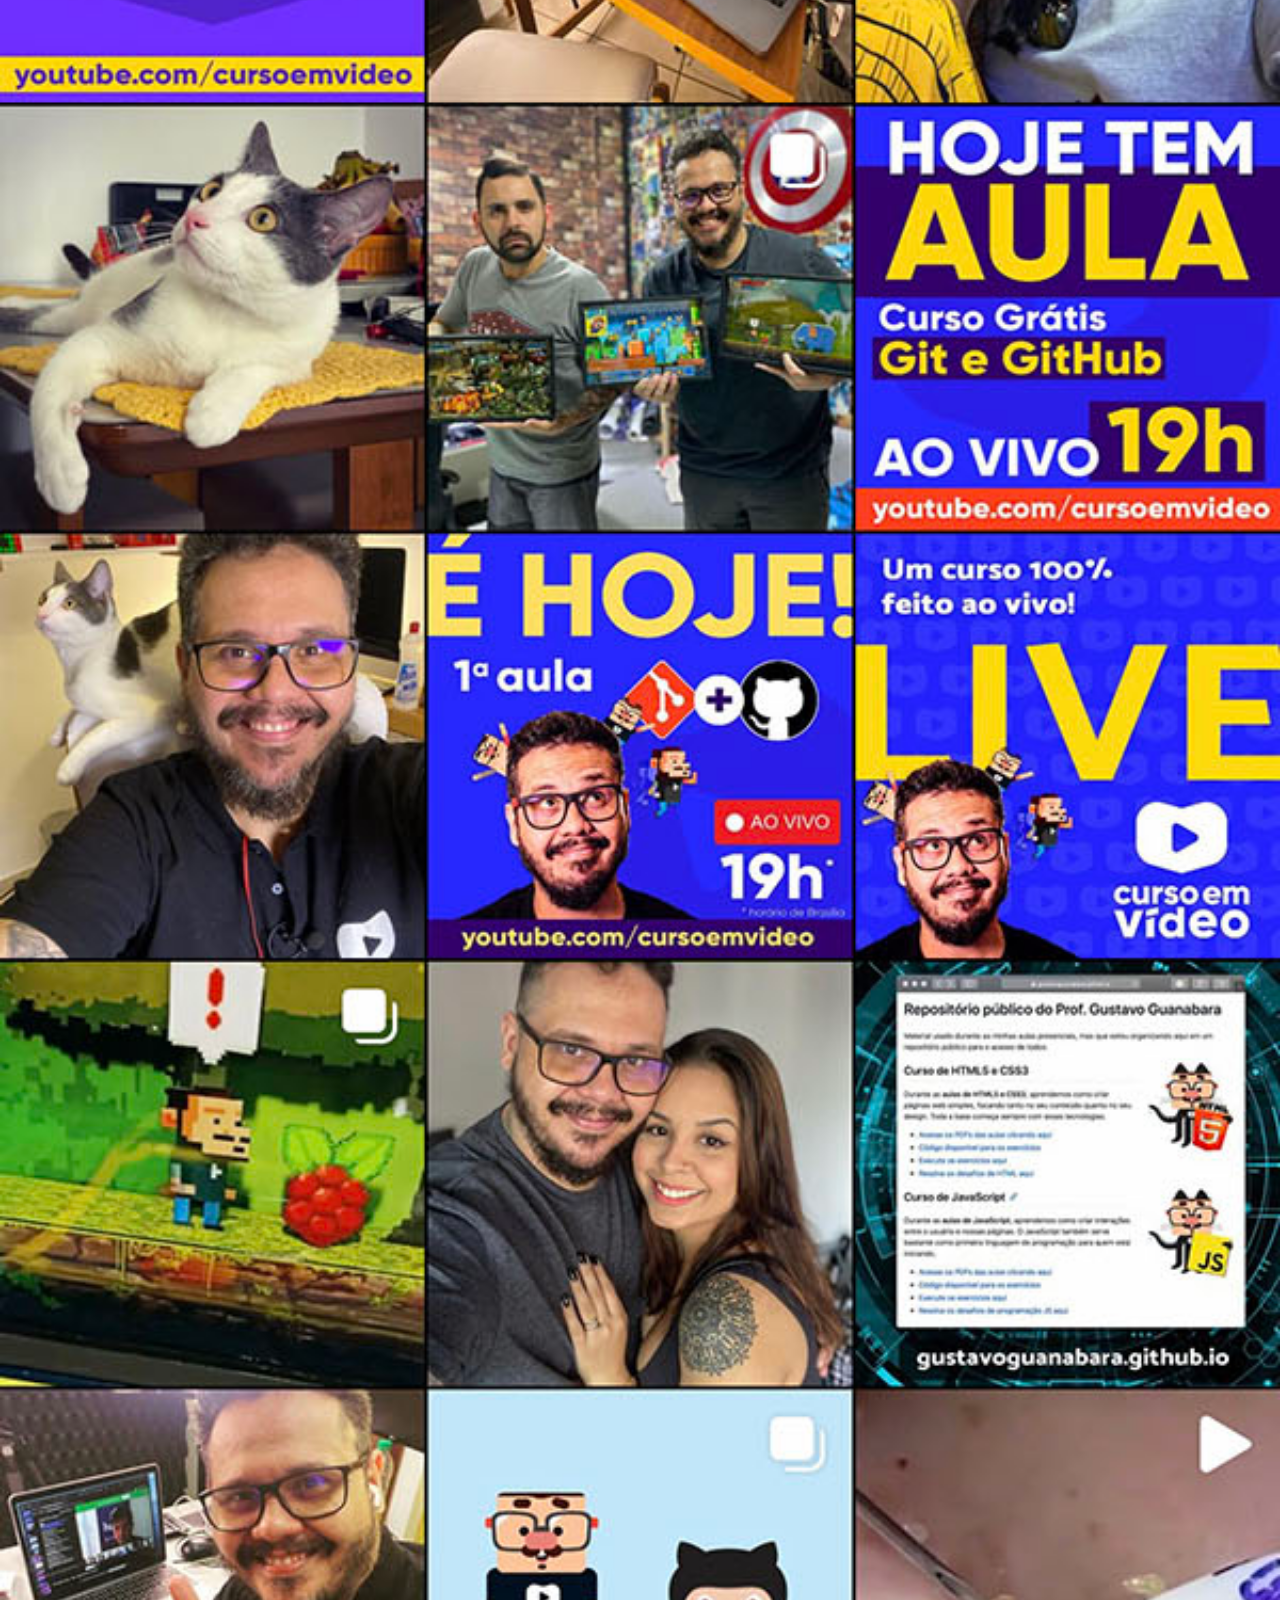
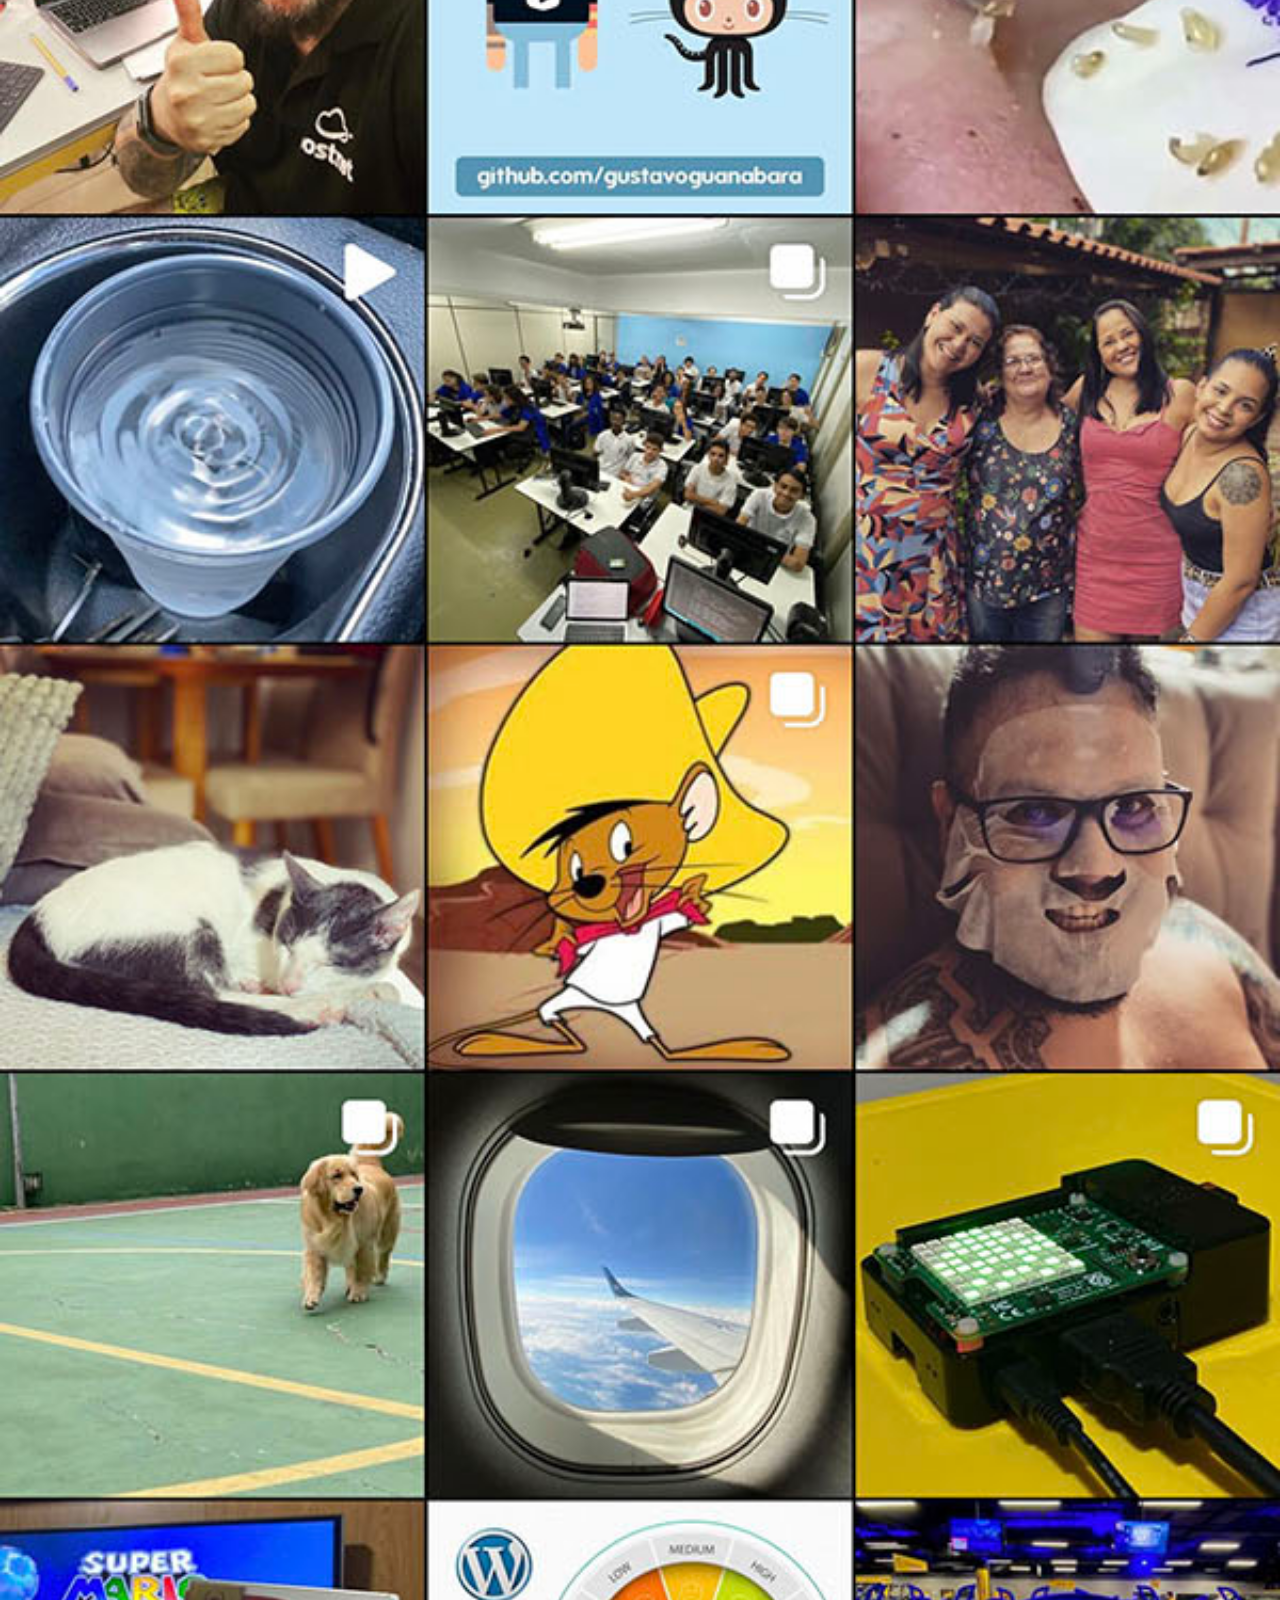
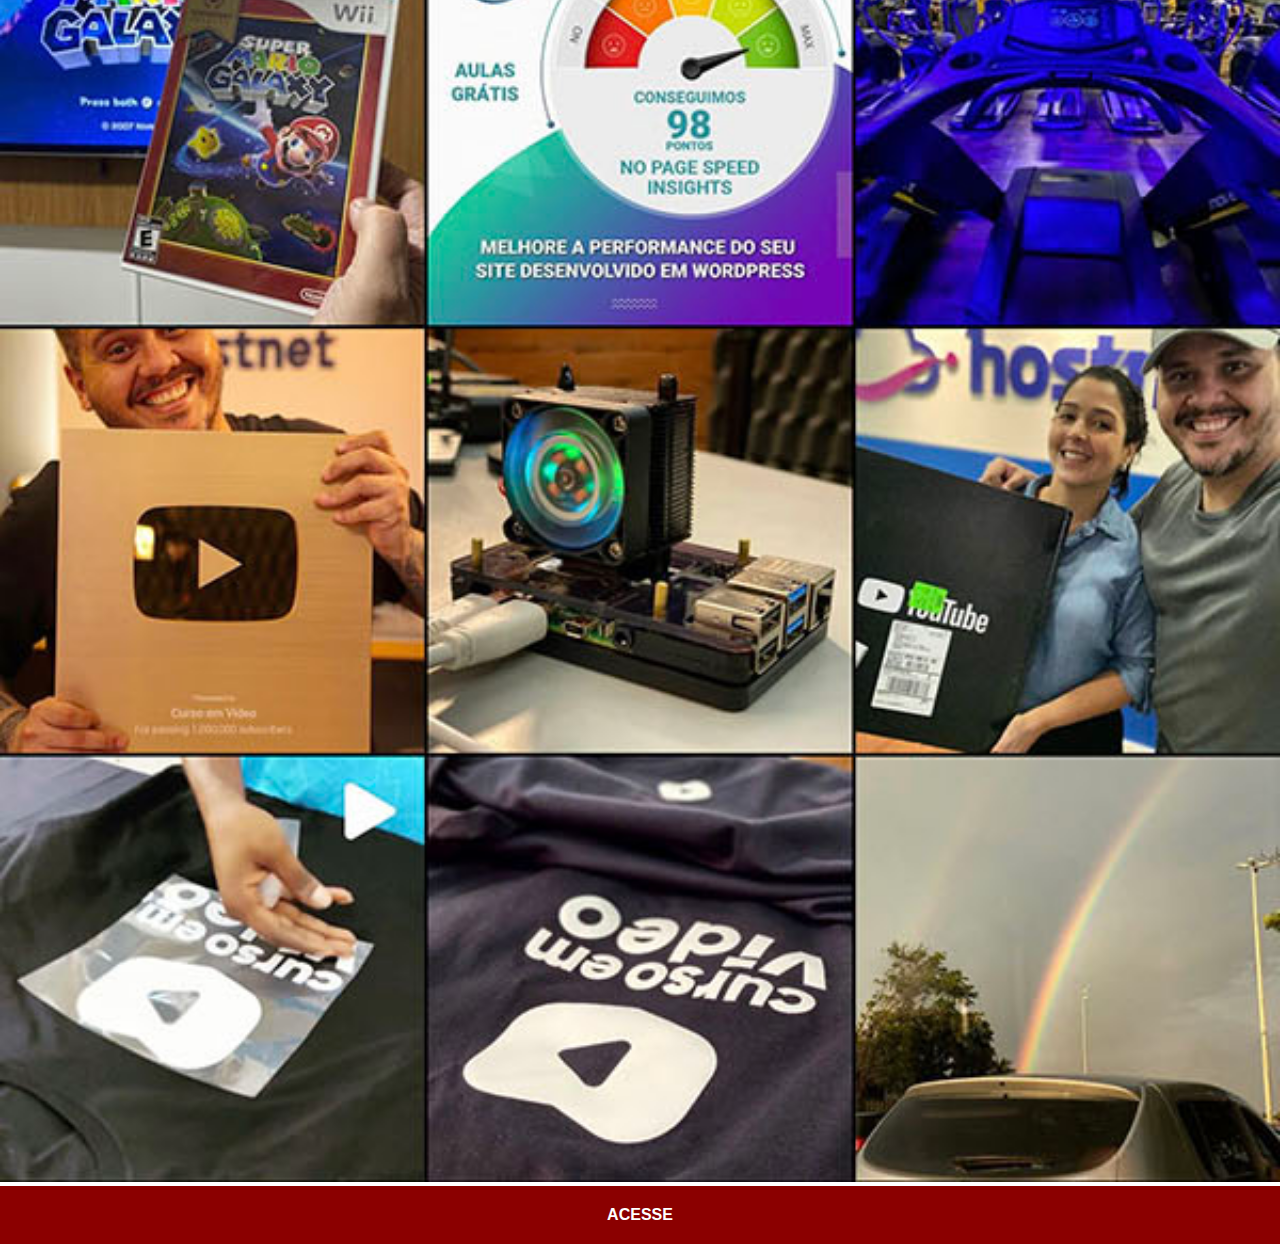
<file: instagram.html>
<!DOCTYPE html>
<html lang="pt-br">
<head>
    <meta charset="UTF-8">
    <meta http-equiv="X-UA-Compatible" content="IE=edge">
    <meta name="viewport" content="width=device-width, initial-scale=1.0">
    <title>Document</title>
    <style>
        *{
            margin: 0px;
            padding: 0px;
            font-family: Arial, Helvetica, sans-serif;
        }

        ::-webkit-scrollbar{
            width: 0px;
            height: 0px;
        }

        img{
            width: 100vw;
        }

        a{
            display: block;
            padding: 20px;
            text-align: center;
            padding: 20px;
            background-color: darkred;
            text-decoration: none;
            color: white;
            font-weight: bolder;
        }

        a:hover{
            background-color: red;
        }
    </style>
</head>
<body>
    <img src="imagens/tela-instagram.jpg" alt="instagram">
    <a href="https://www.instagram.com/_rexzzy.jr_/" target="_blank">ACESSE</a>
</body>
</html>
</file>
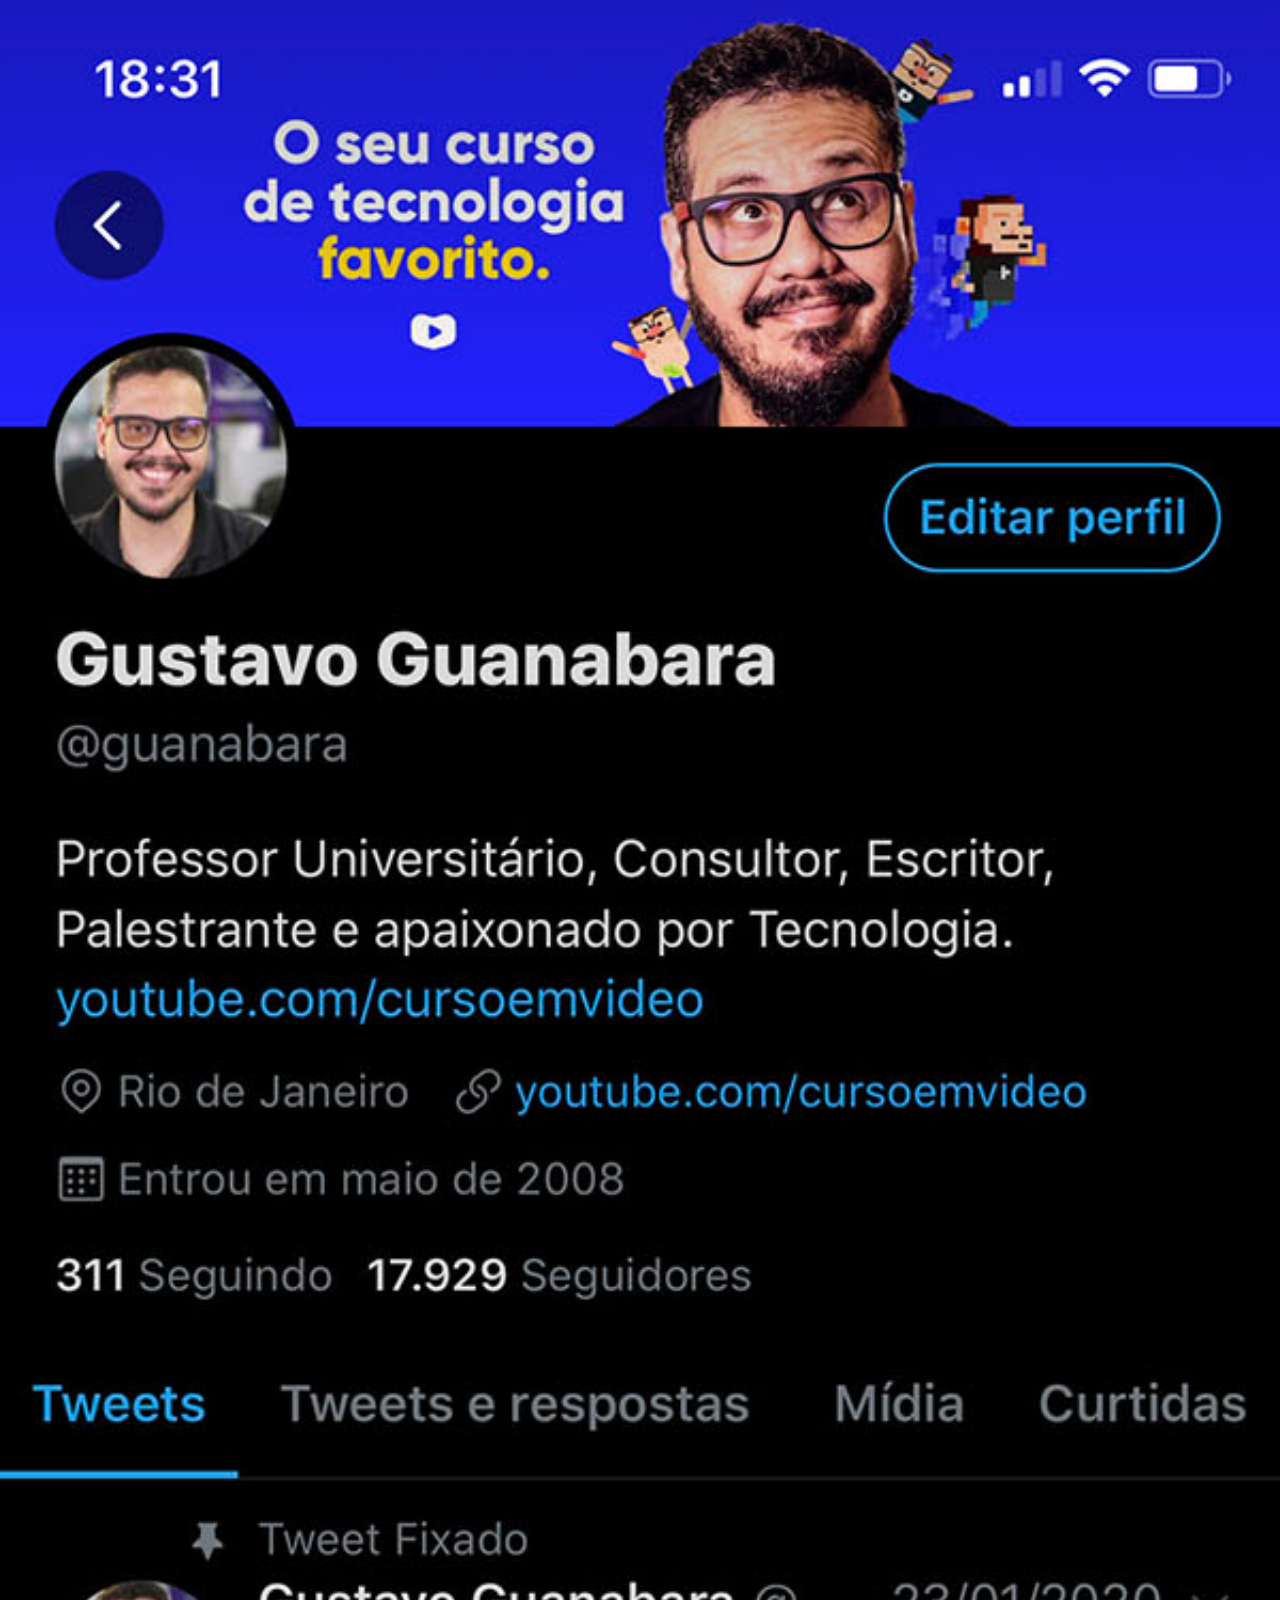
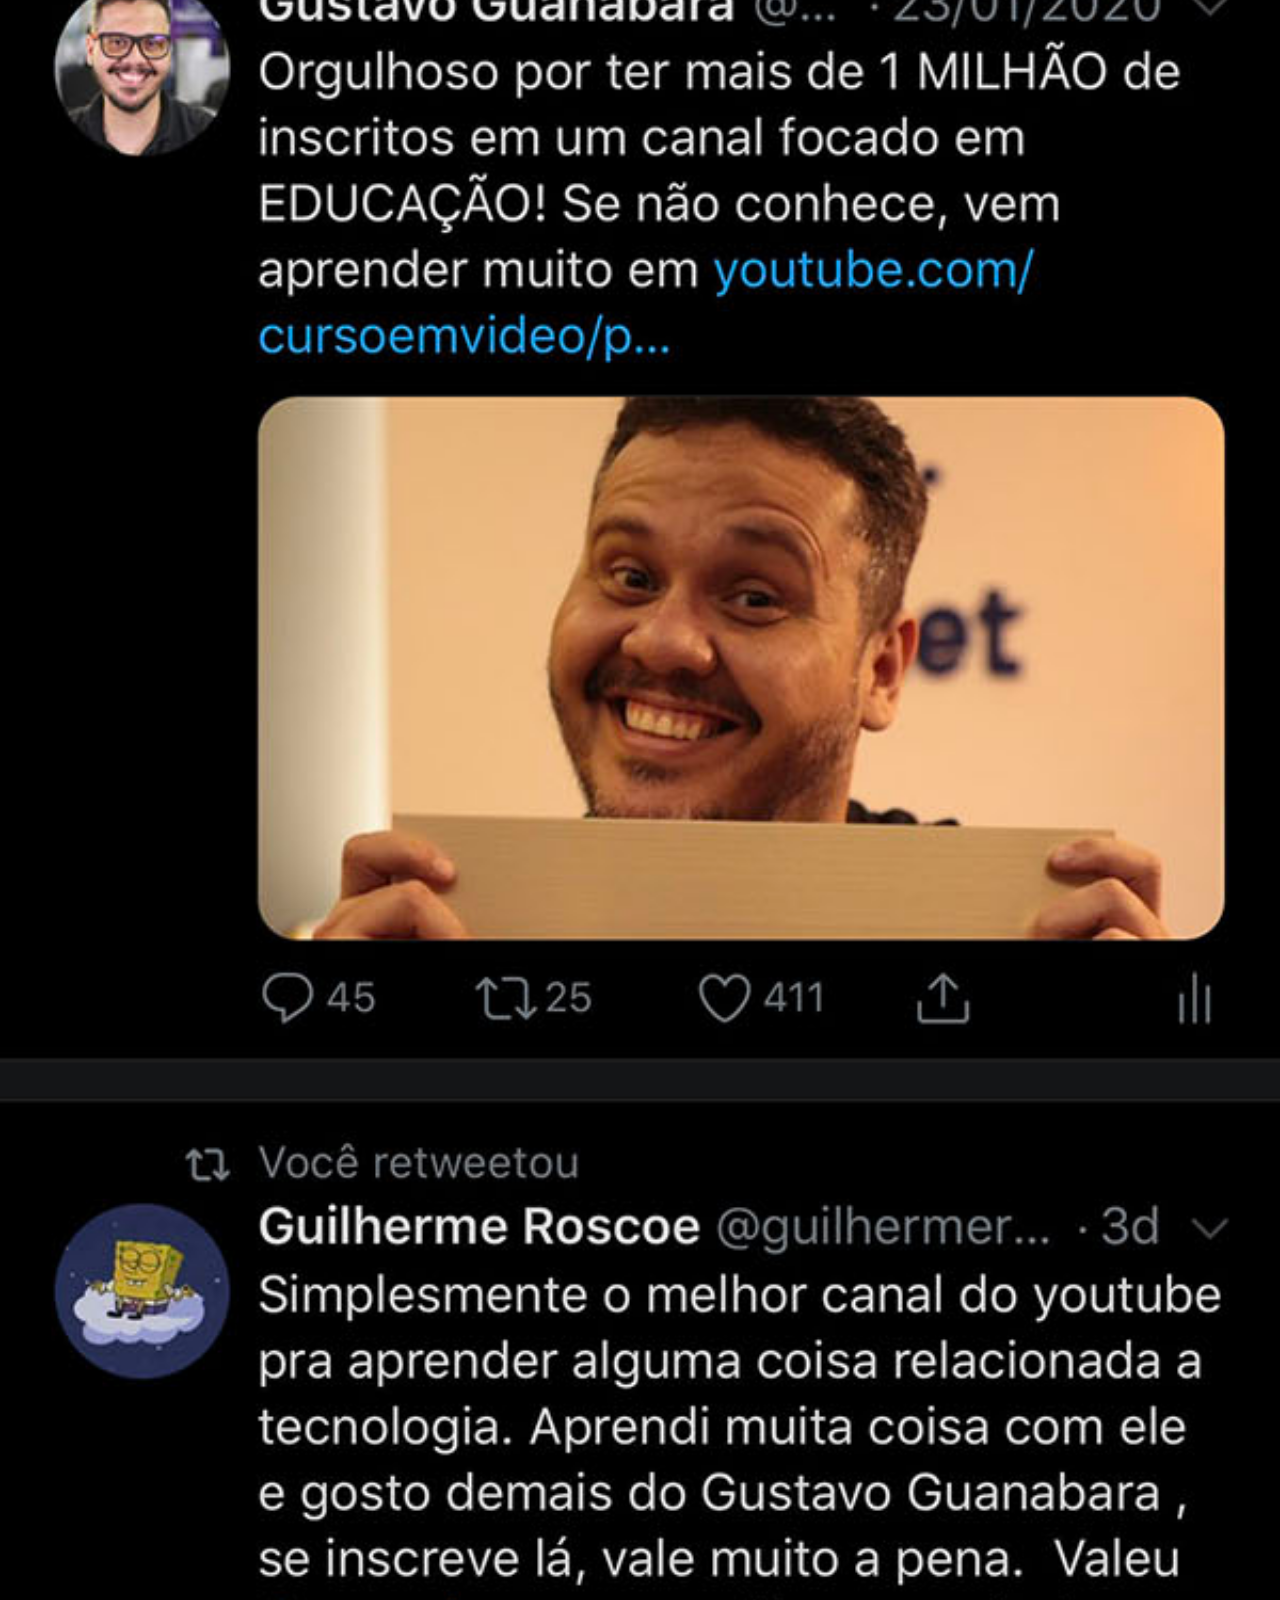
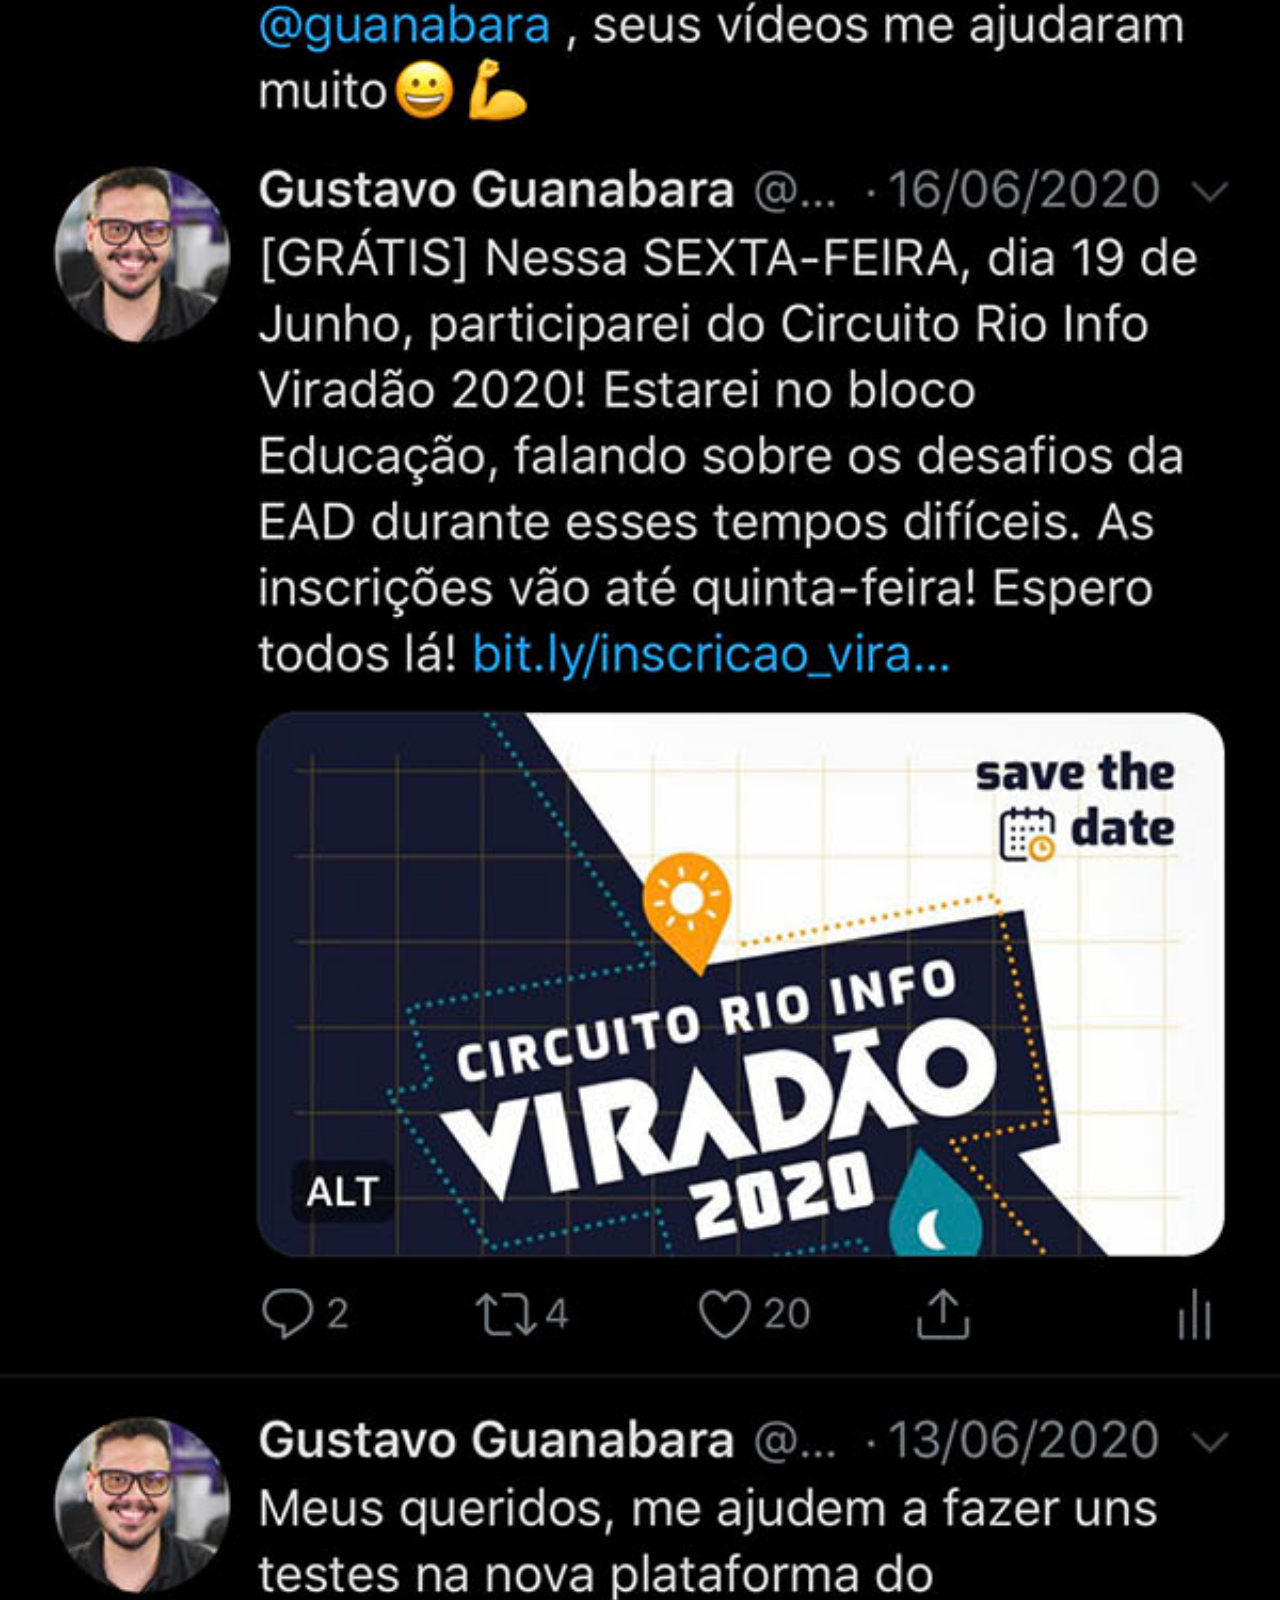
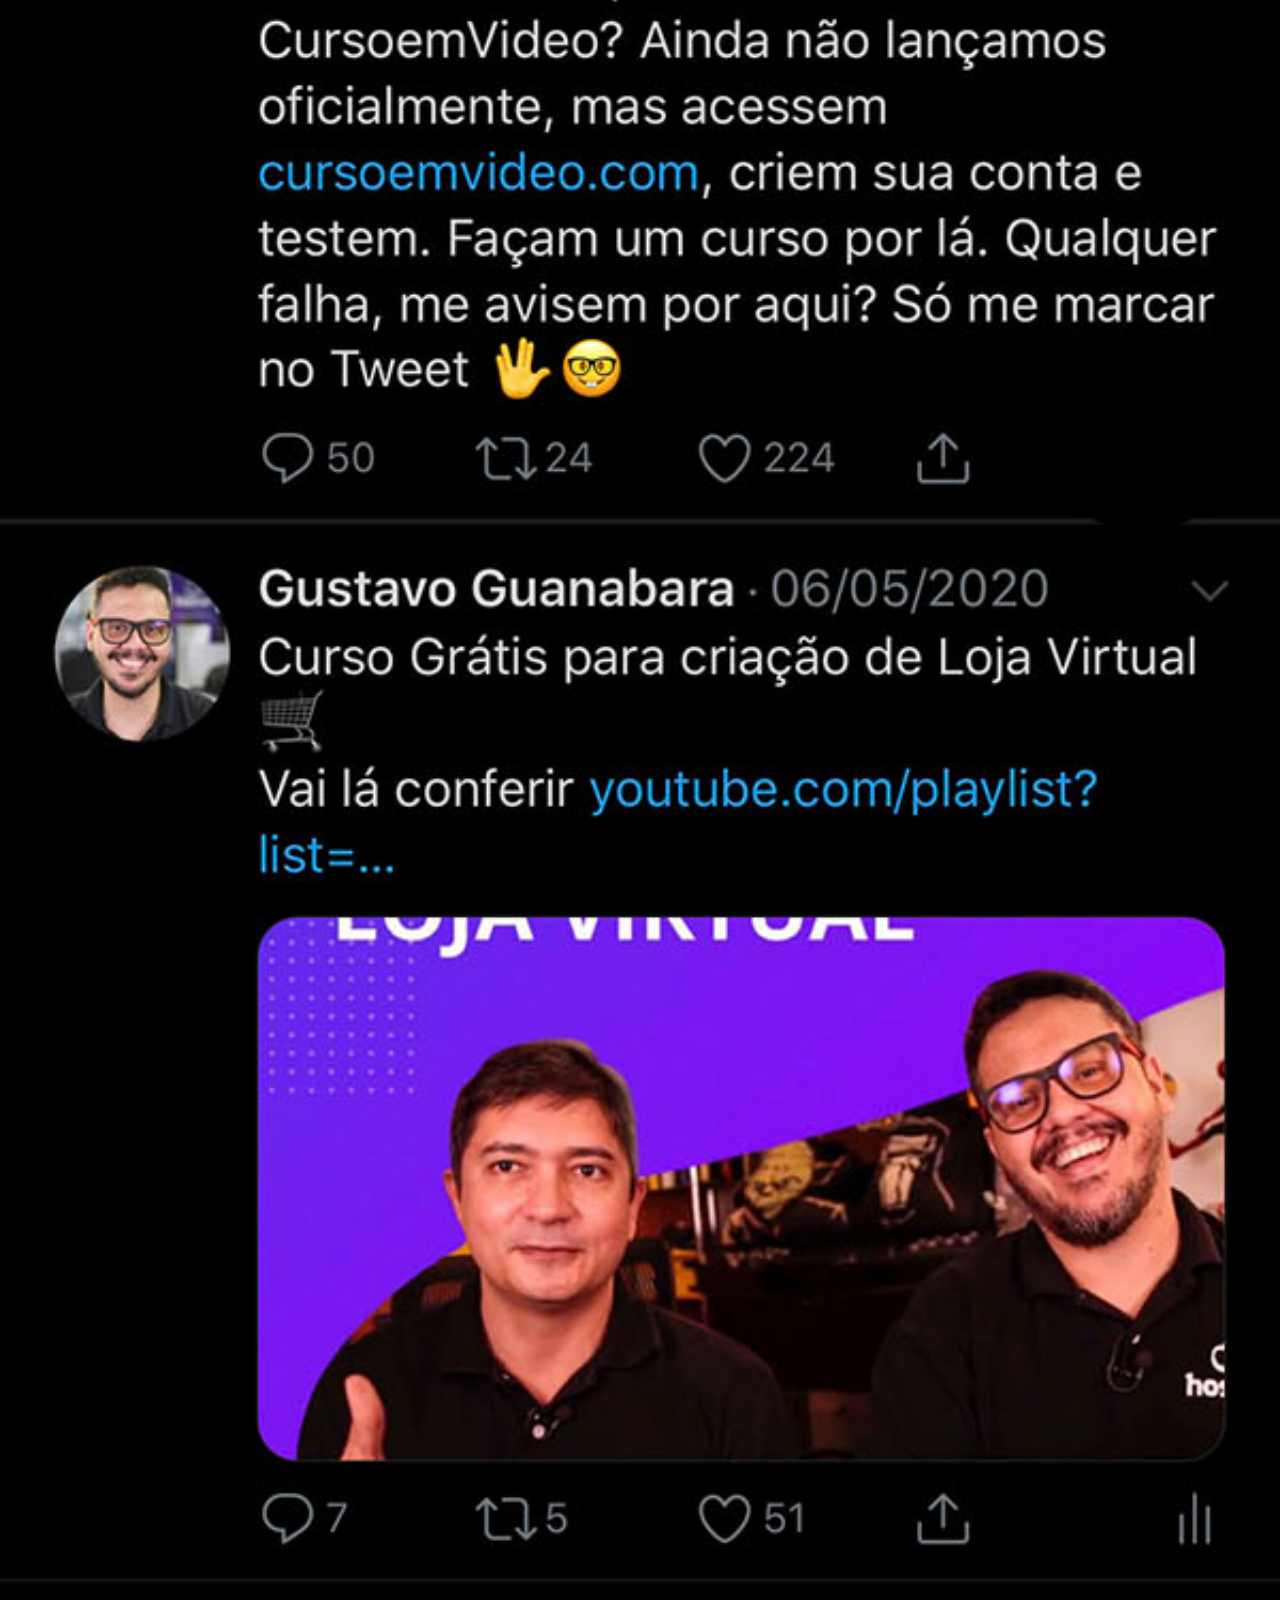
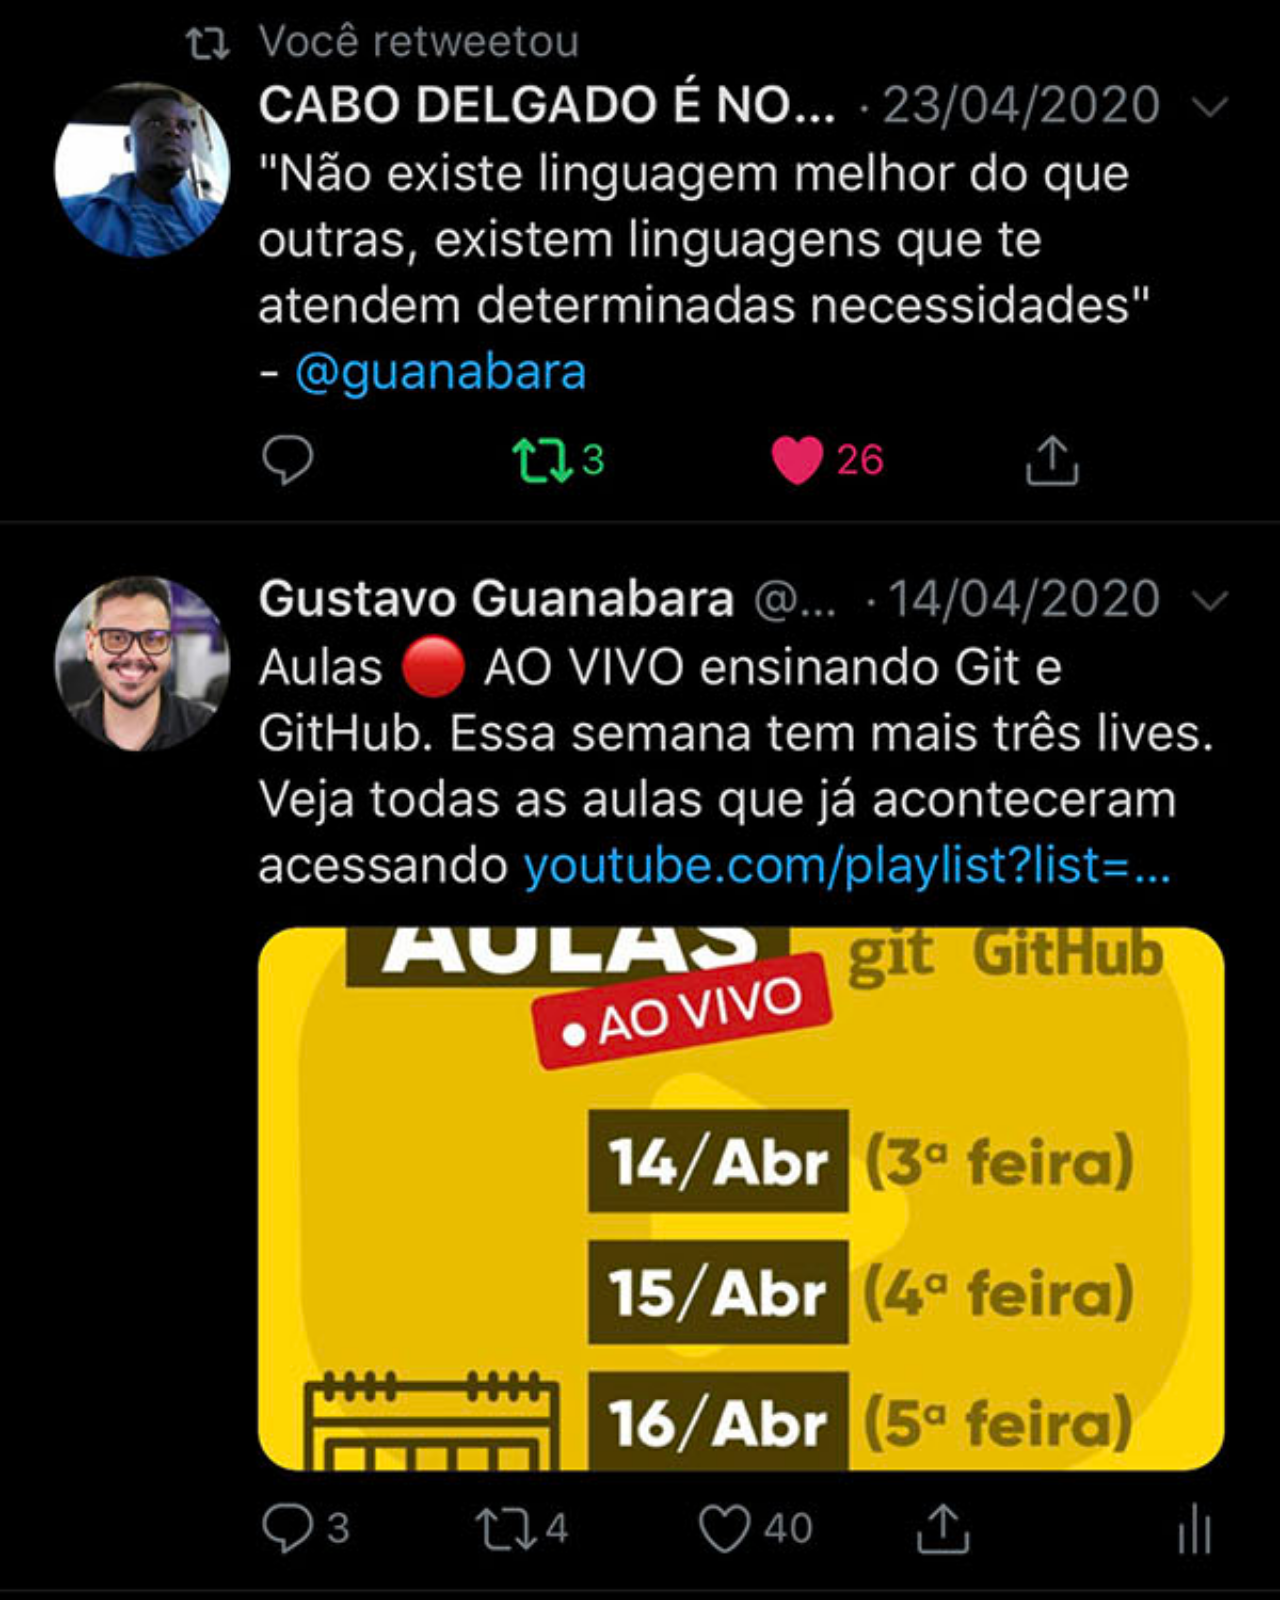
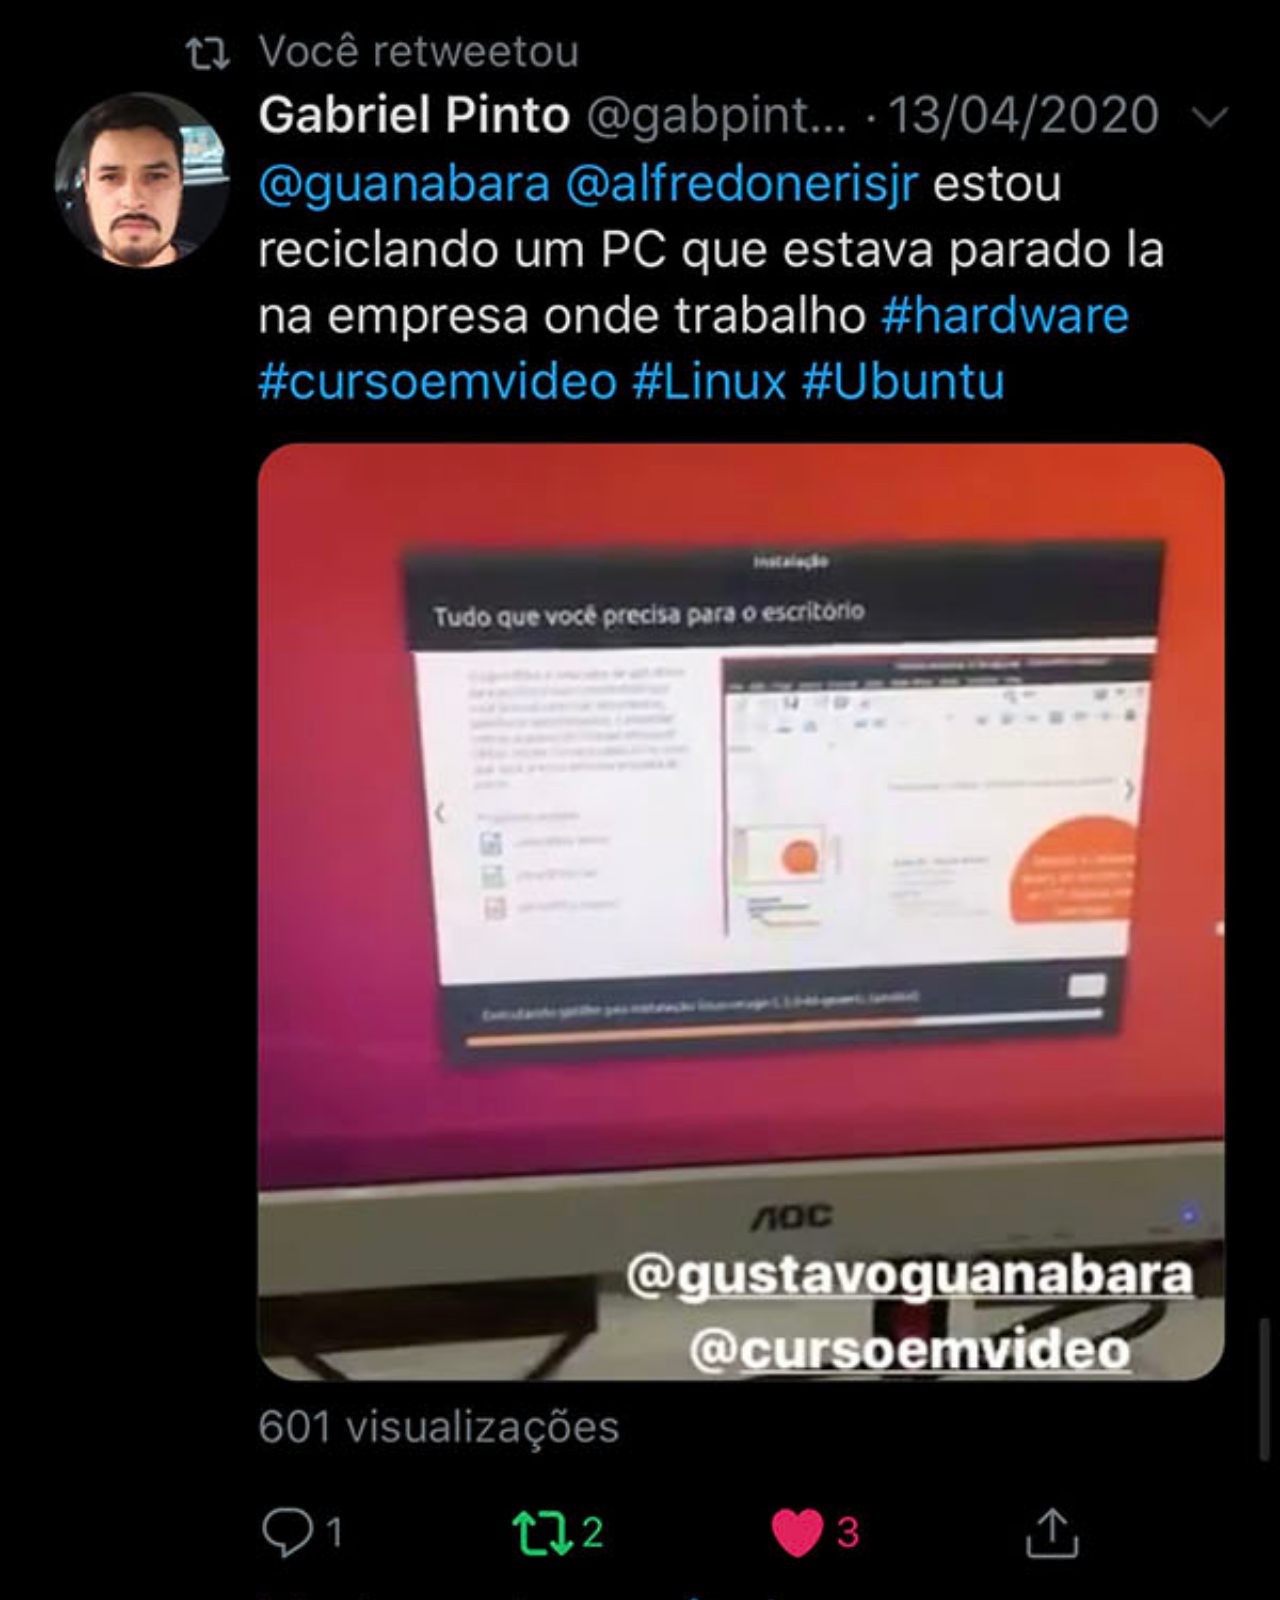
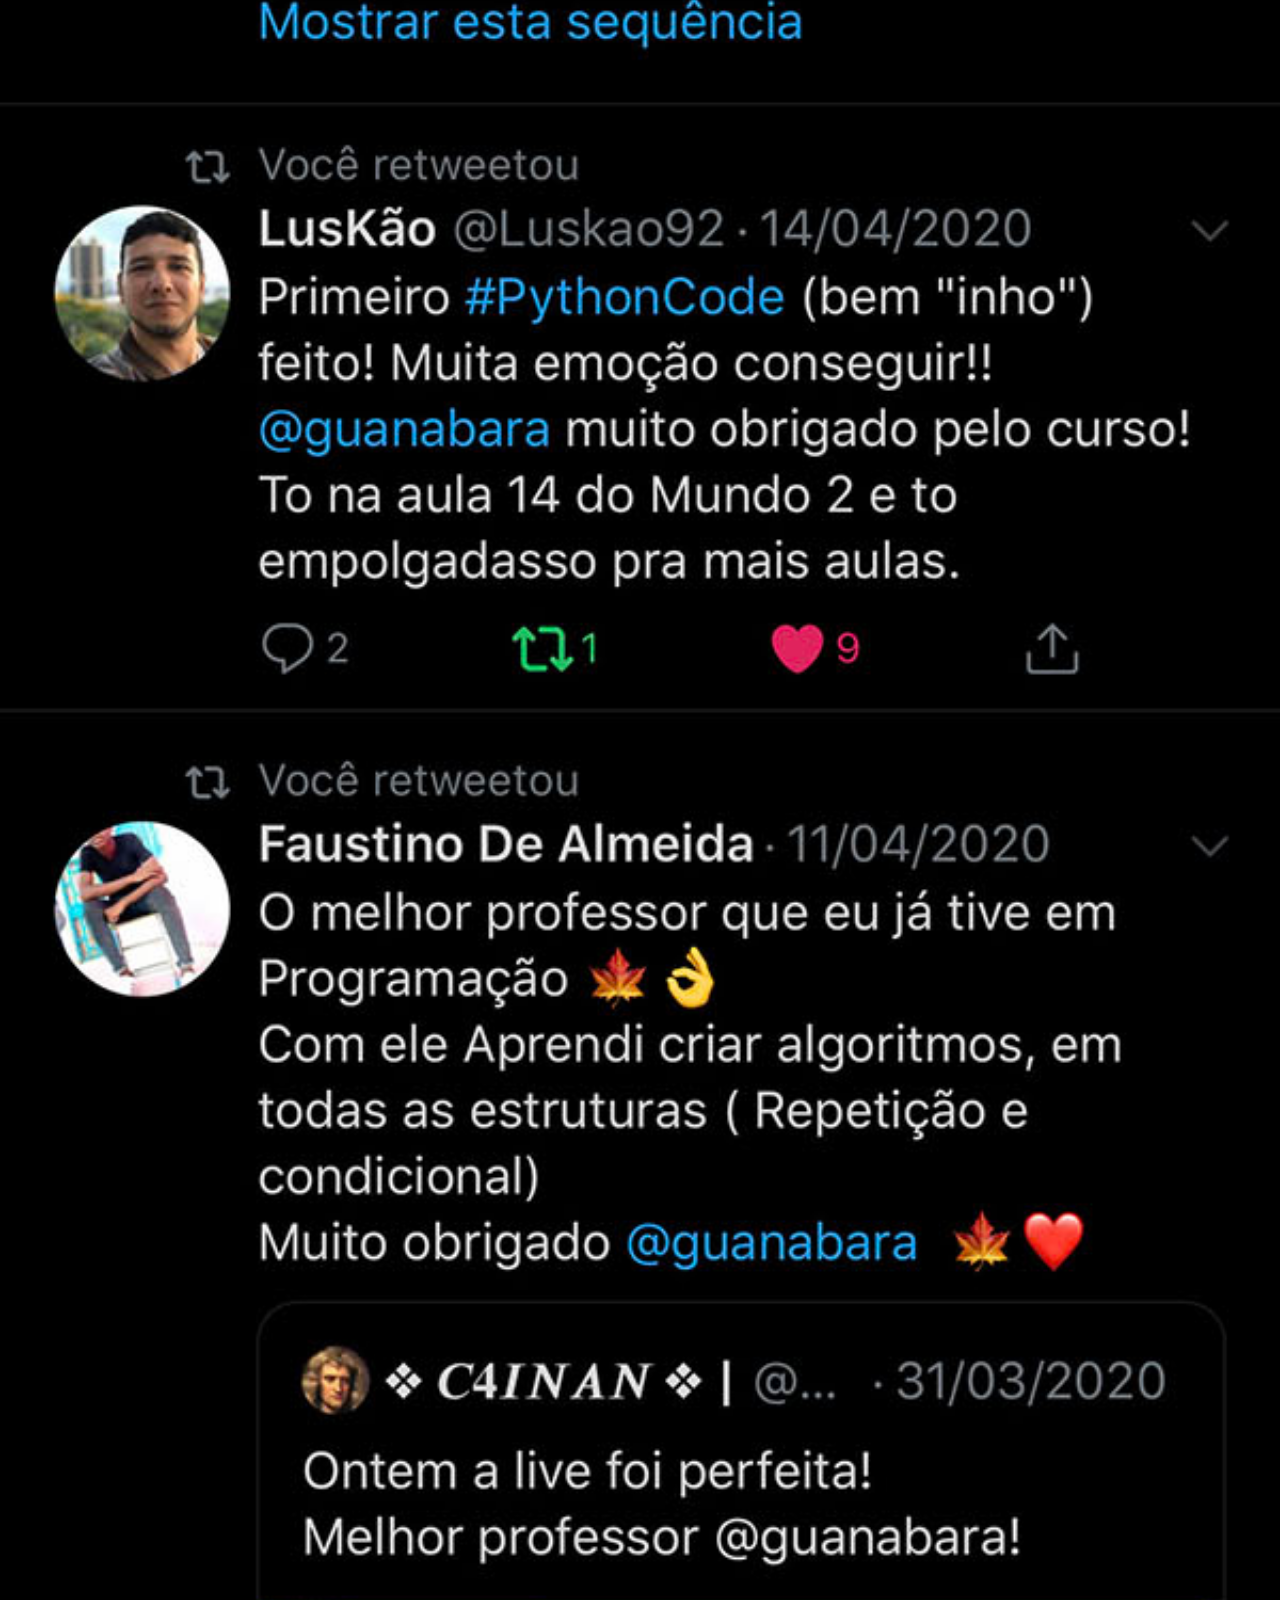
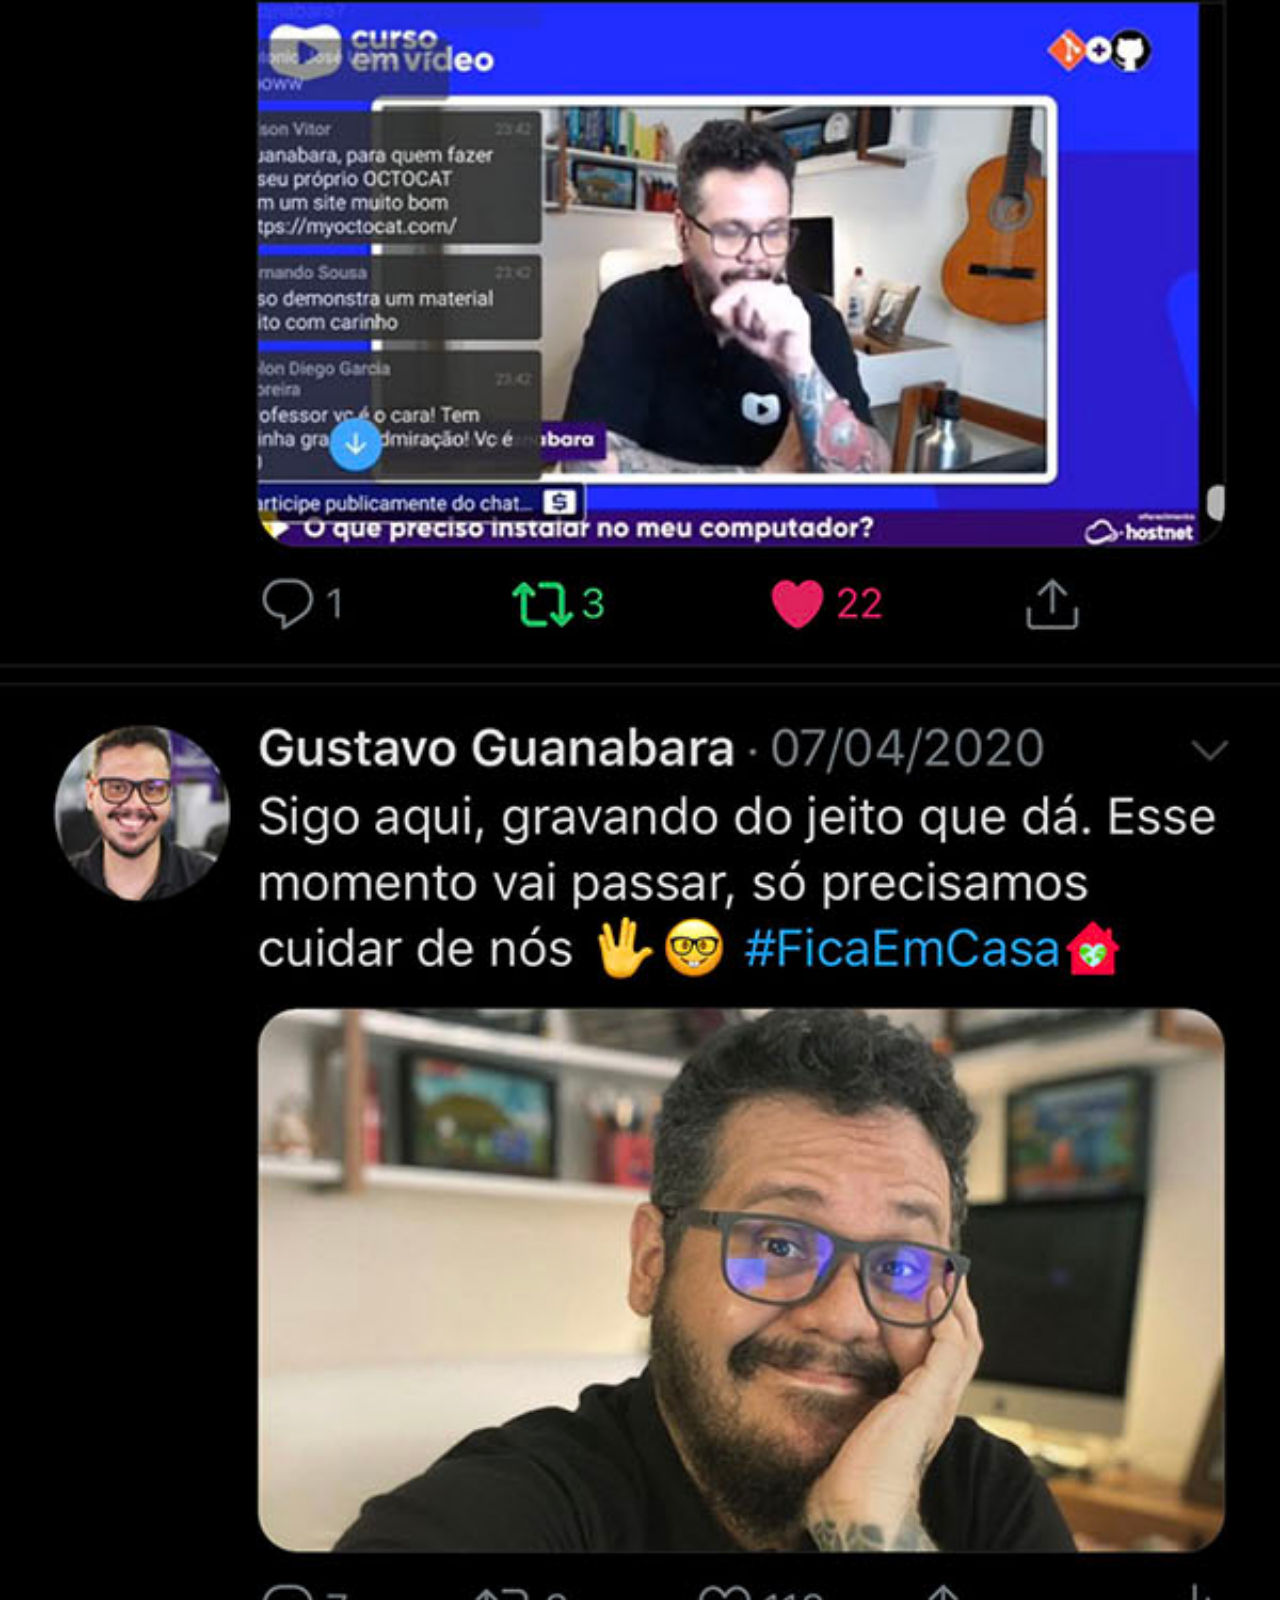
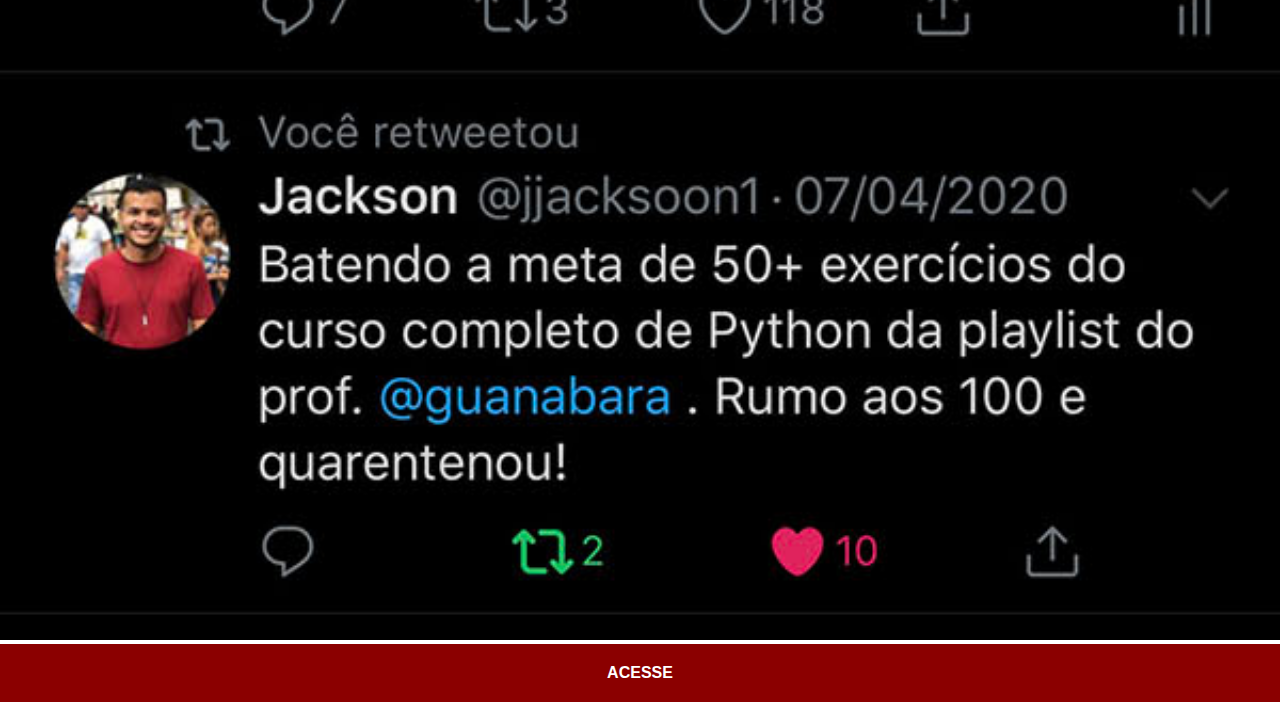
<file: twitter.html>
<!DOCTYPE html>
<html lang="pt-br">
<head>
    <meta charset="UTF-8">
    <meta http-equiv="X-UA-Compatible" content="IE=edge">
    <meta name="viewport" content="width=device-width, initial-scale=1.0">
    <title>Document</title>
    <style>
        *{
            margin: 0px;
            padding: 0px;
            font-family: Arial, Helvetica, sans-serif;
        }

        ::-webkit-scrollbar{
            width: 0px;
            height: 0px;
        }

        img{
            width: 100vw;
        }

        a{
            display: block;
            padding: 20px;
            text-align: center;
            padding: 20px;
            background-color: darkred;
            text-decoration: none;
            color: white;
            font-weight: bolder;
        }

        a:hover{
            background-color: red;
        }
    </style>
</head>
<body>
    <img src="imagens/tela-twitter.jpg" alt="twitter">
    <a href="https://twitter.com/ReezzyJr" target="_blank">ACESSE</a>
</body>
</html>
</file>
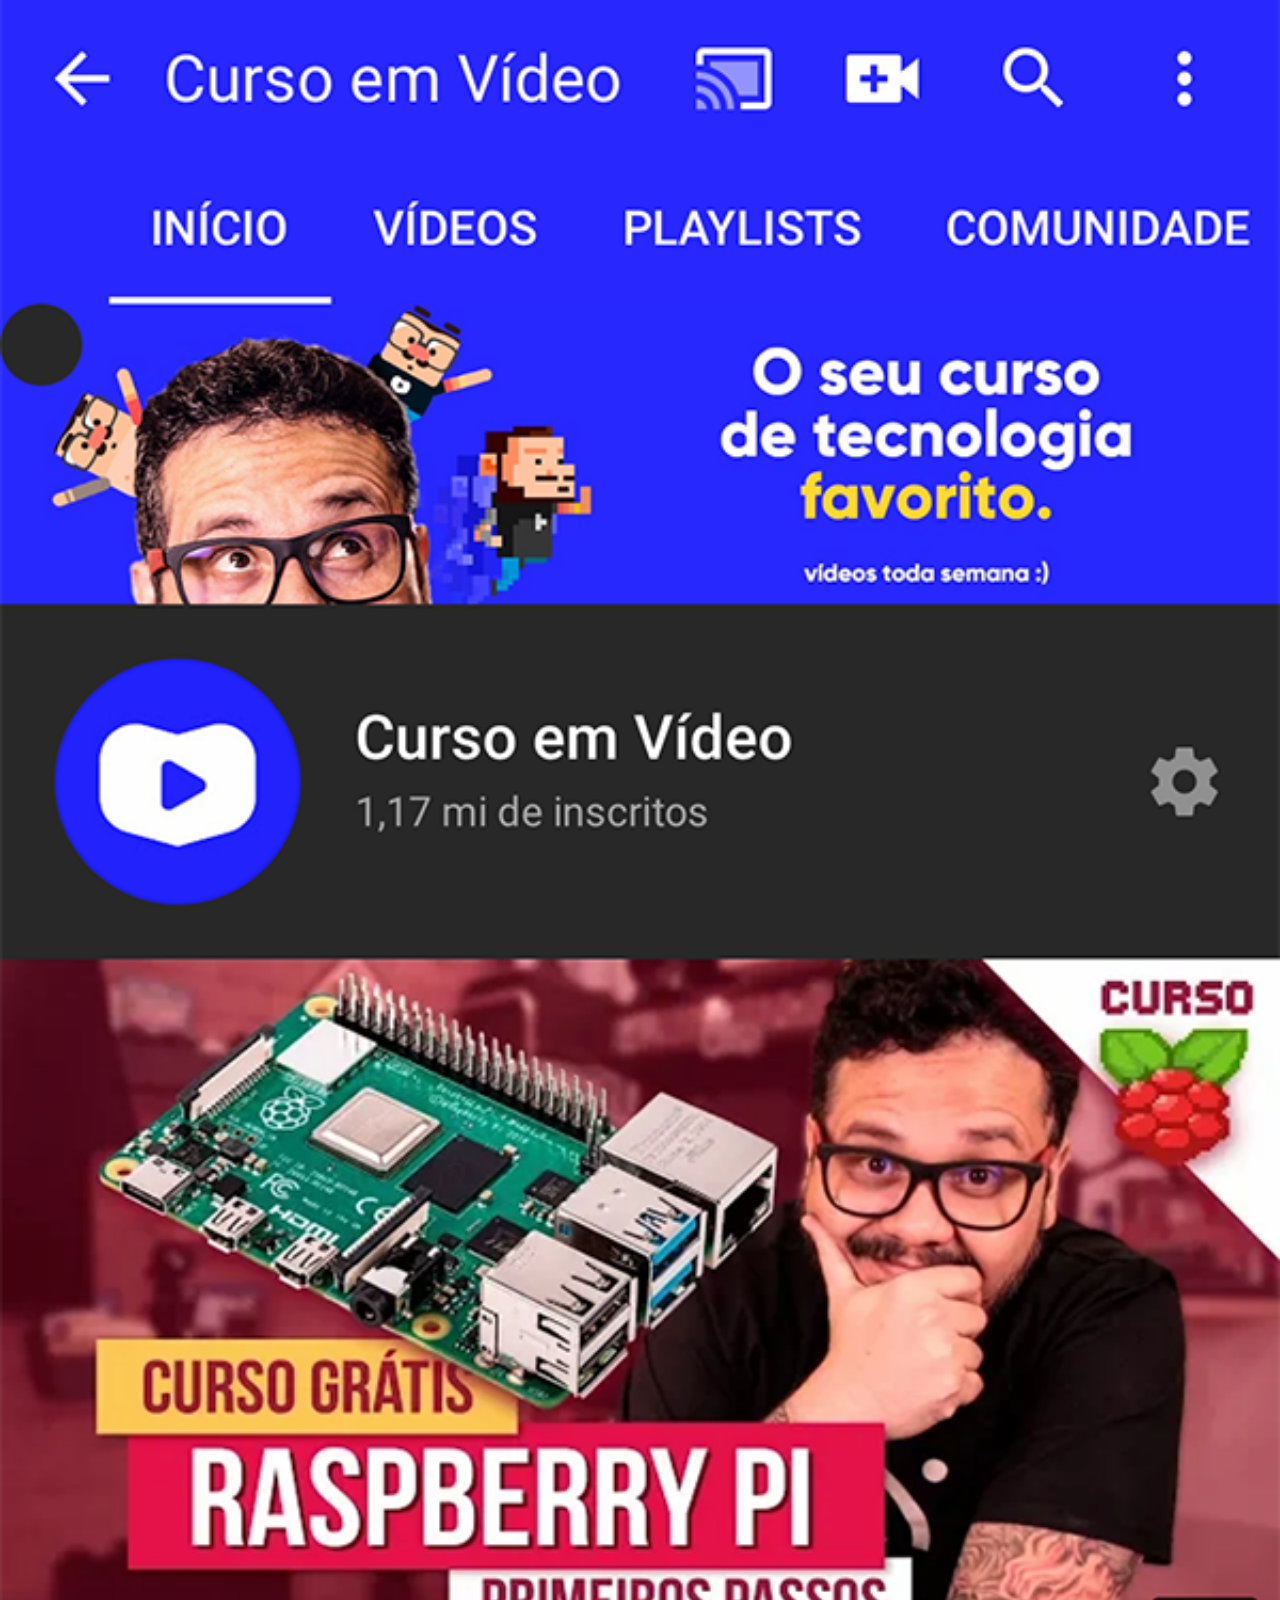
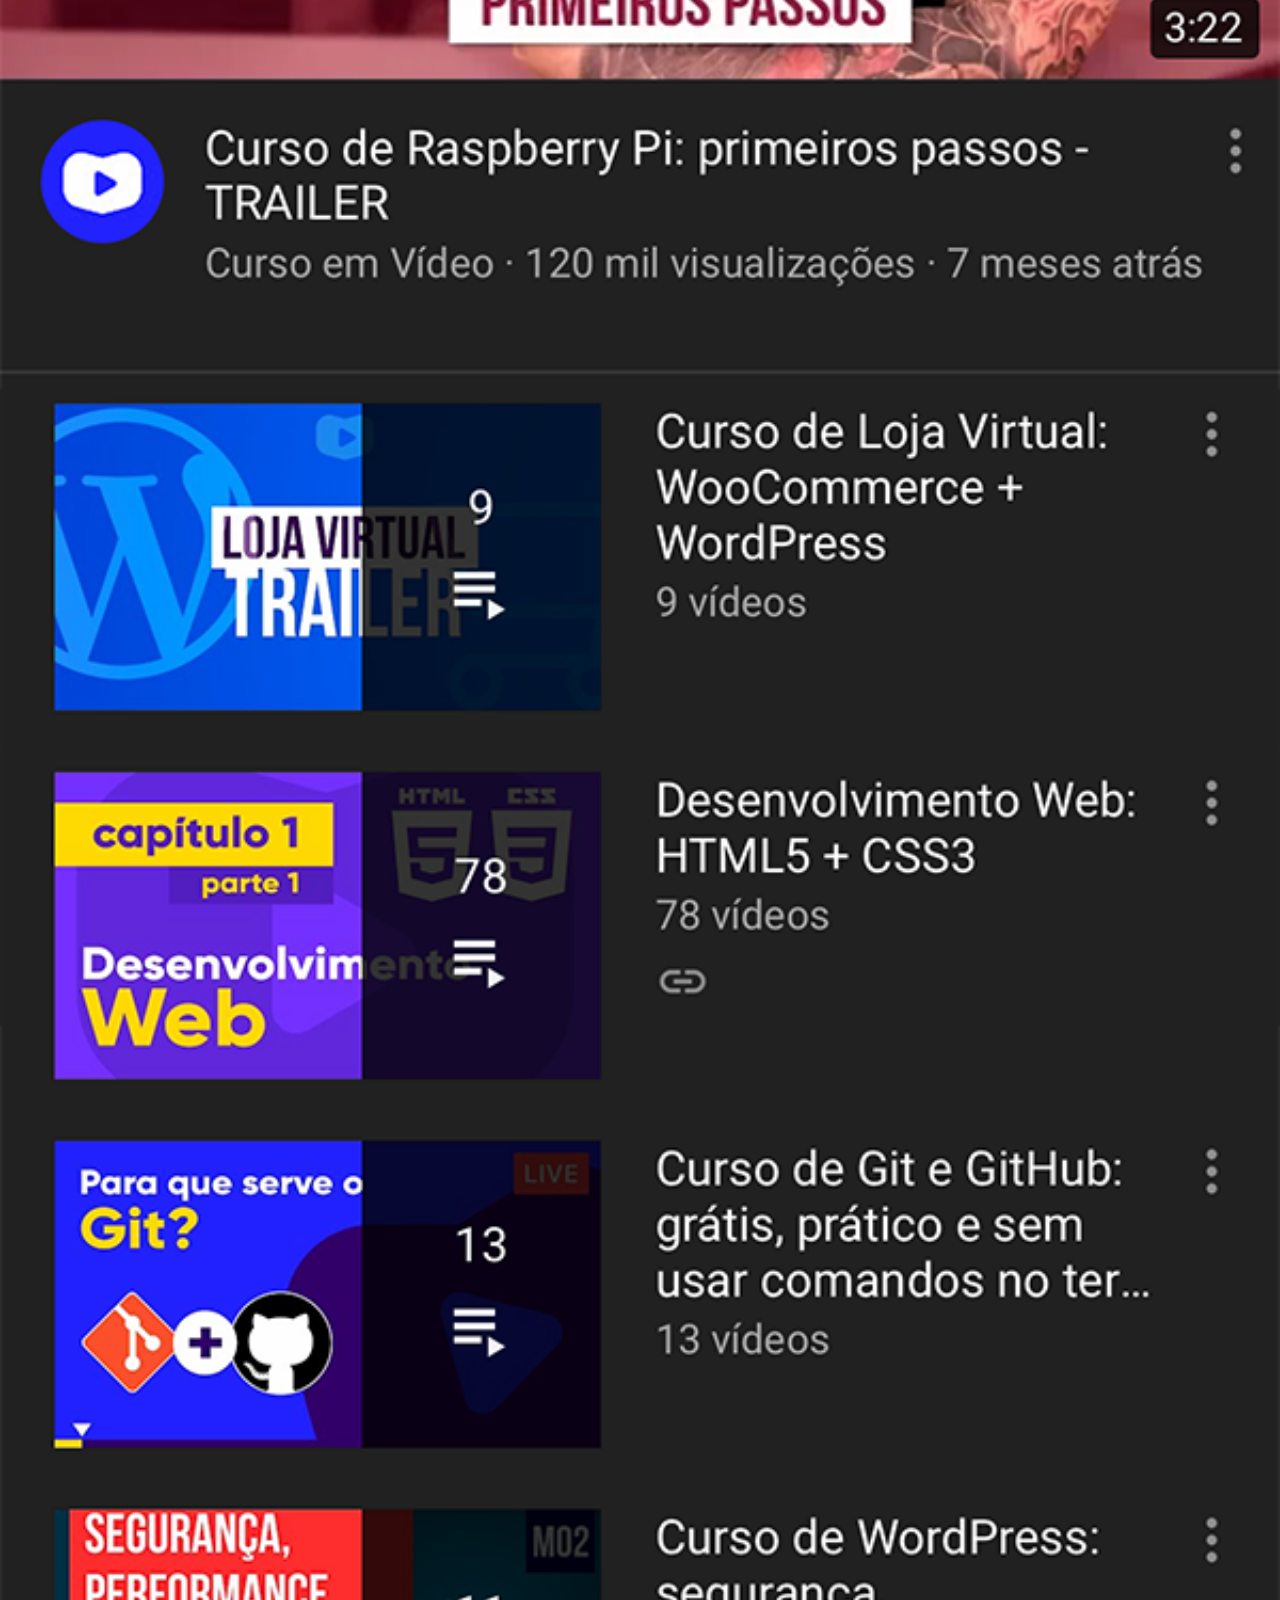
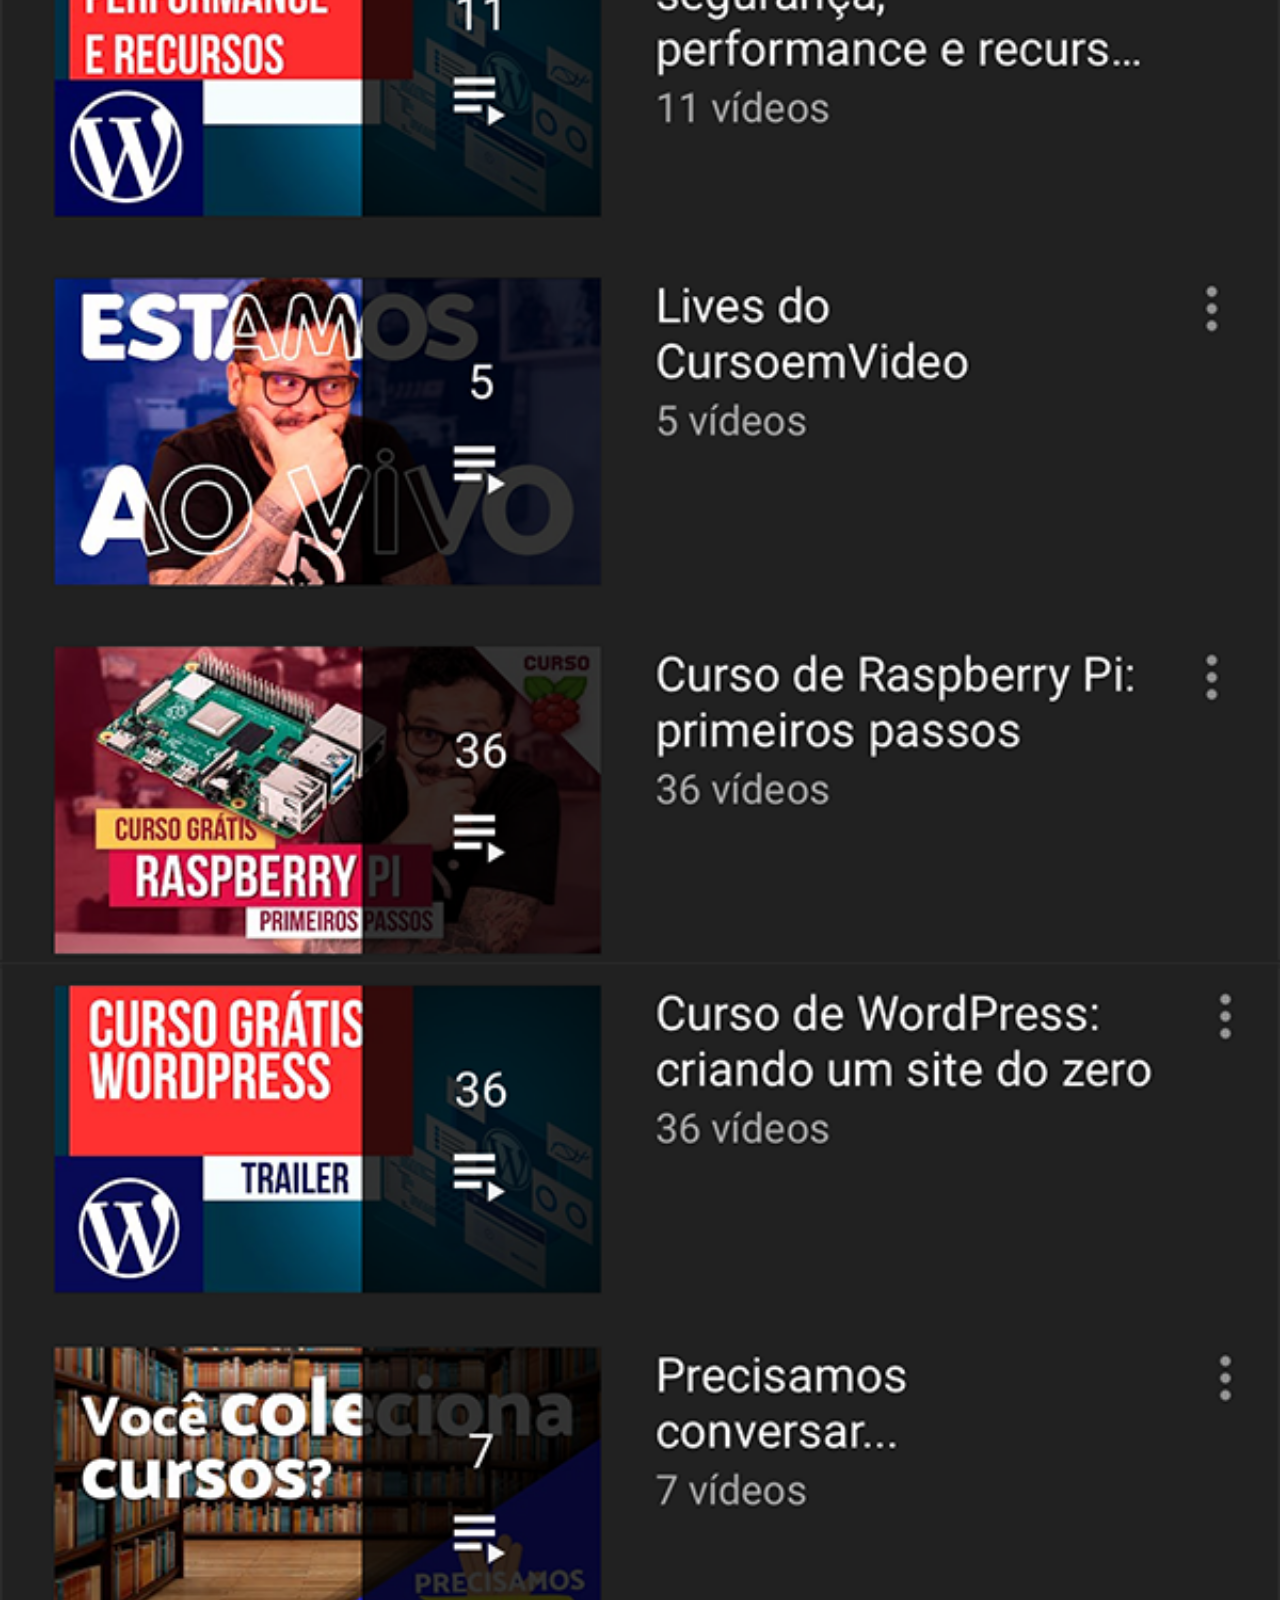
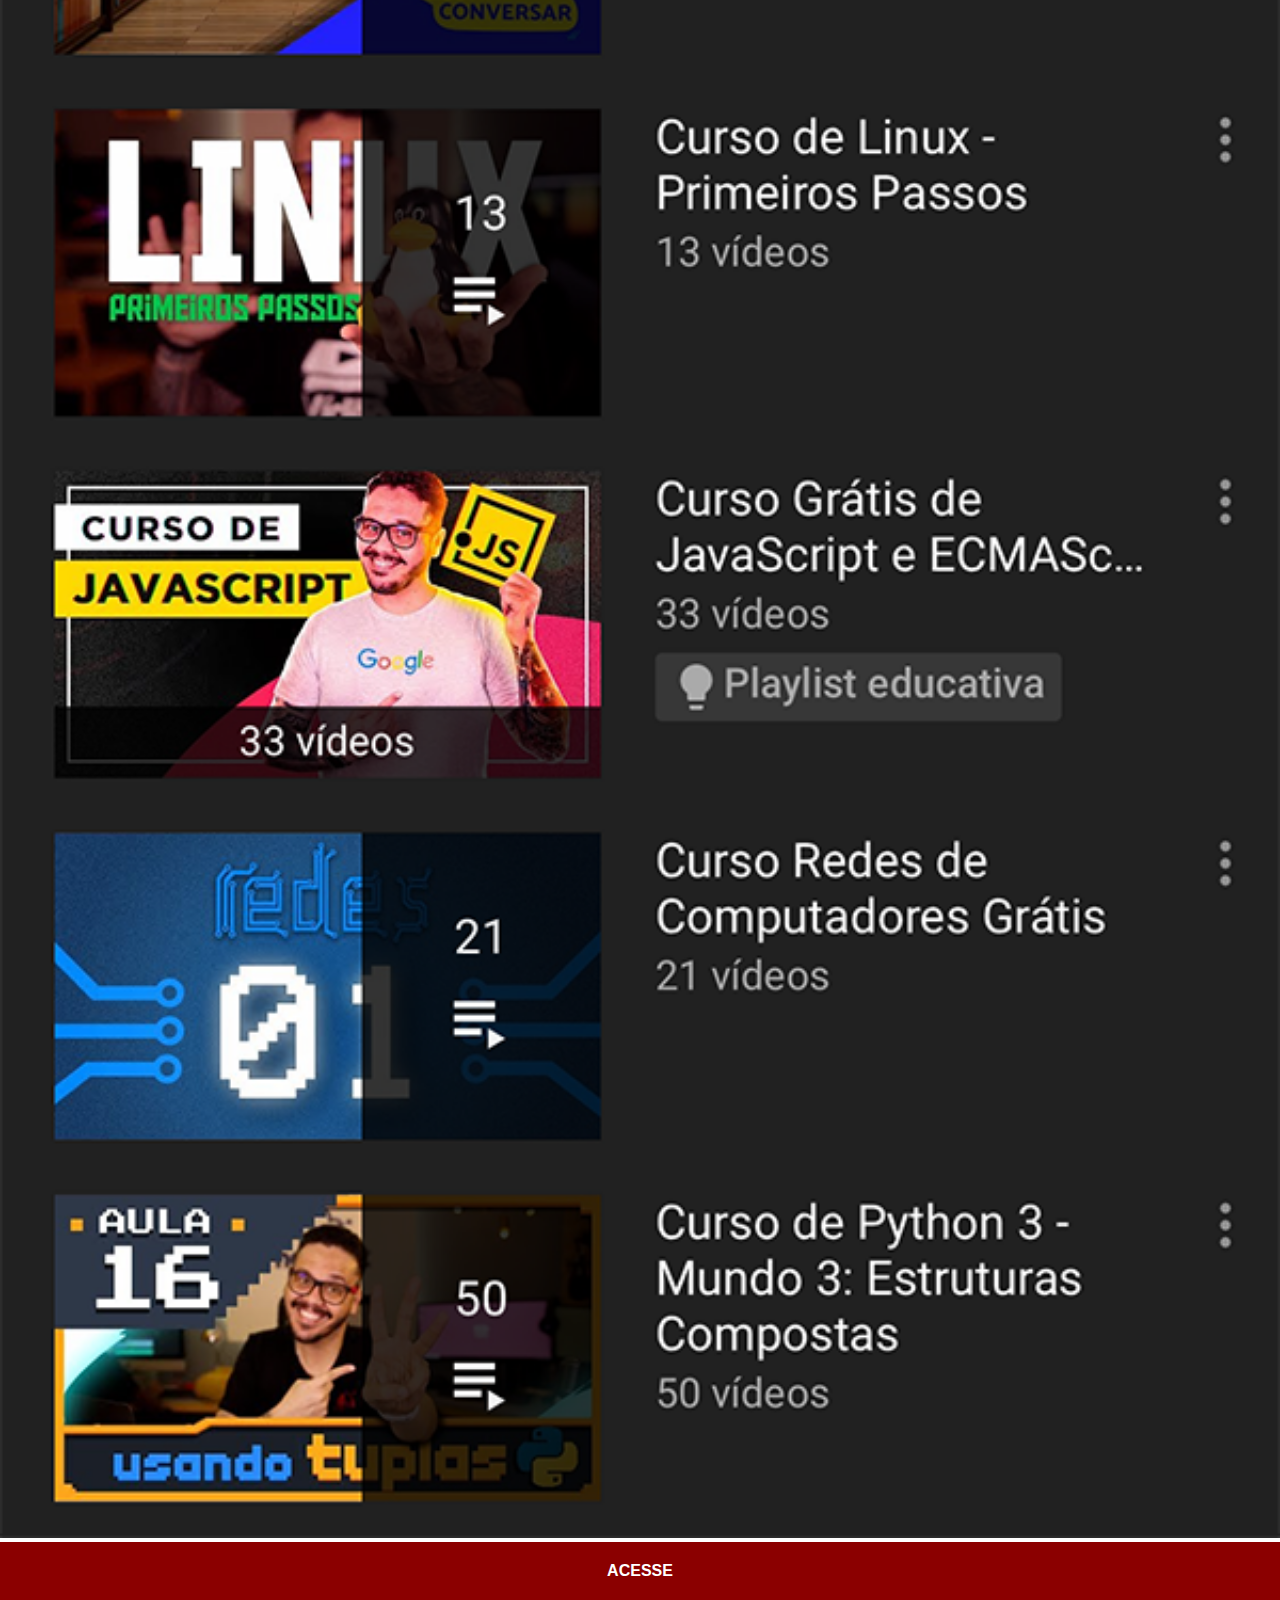
<file: youtube.html>
<!DOCTYPE html>
<html lang="pt-br">
<head>
    <meta charset="UTF-8">
    <meta http-equiv="X-UA-Compatible" content="IE=edge">
    <meta name="viewport" content="width=device-width, initial-scale=1.0">
    <title>Document</title>
    <style>
        *{
            margin: 0px;
            padding: 0px;
            font-family: Arial, Helvetica, sans-serif;
        }

        ::-webkit-scrollbar{
            width: 0px;
            height: 0px;
        }

        img{
            width: 100vw;
        }

        a{
            display: block;
            padding: 20px;
            text-align: center;
            padding: 20px;
            background-color: darkred;
            text-decoration: none;
            color: white;
            font-weight: bolder;
        }

        a:hover{
            background-color: red;
        }
    </style>
</head>
<body>
    <img src="imagens/tela-youtube.png" alt="Youtube">
    <a href="https://www.youtube.com/@reezzyjr8000/playlists" target="_blank">ACESSE</a>
</body>
</html>
</file>
<file: estilos/style.css>
@charset "UTF-8";

*{
    margin: 0px;
    padding: 0px;
    font-family: Arial, Helvetica, sans-serif;
}

html, body{
    height: 100vh;
    width: 100vw;
    background-color: black;
}

body{
    background: url('../imagens/fundo-madeira.jpg') no-repeat top center;
    background-size: cover;
    background-attachment: fixed;
}

main{
    position: relative;
    height: 100vh;
}

section#telefone{
    position: absolute;
    top: 50%;
    left: 50%;
    transform: translate(-50%, -50%);

    height: 627px;
    width: 311px;
    
    background: url('../imagens/frame-iphone.png') no-repeat;
}

iframe#tela{
    position: relative;
    top: 80px;
    left: 22px;
    width: 269px;
    height: 471px;
    
}

section#redes-sociais{
    text-align: right;
}

section#redes-sociais img{
    width: 50px;
    margin: 10px;
    border-radius: 50%;
    box-shadow: 2px 2px 5px rgba(0, 0, 0, 0.400);
    box-sizing: border-box;
}

section#redes-sociais img:hover{
    border: 2px solid rgba(255, 255, 255, 0.627);
    transform: translate(-3px, -3px);
    box-shadow: 5px 5px 10px black;
    transition: transform .3s, border 1s;
}
</file>
